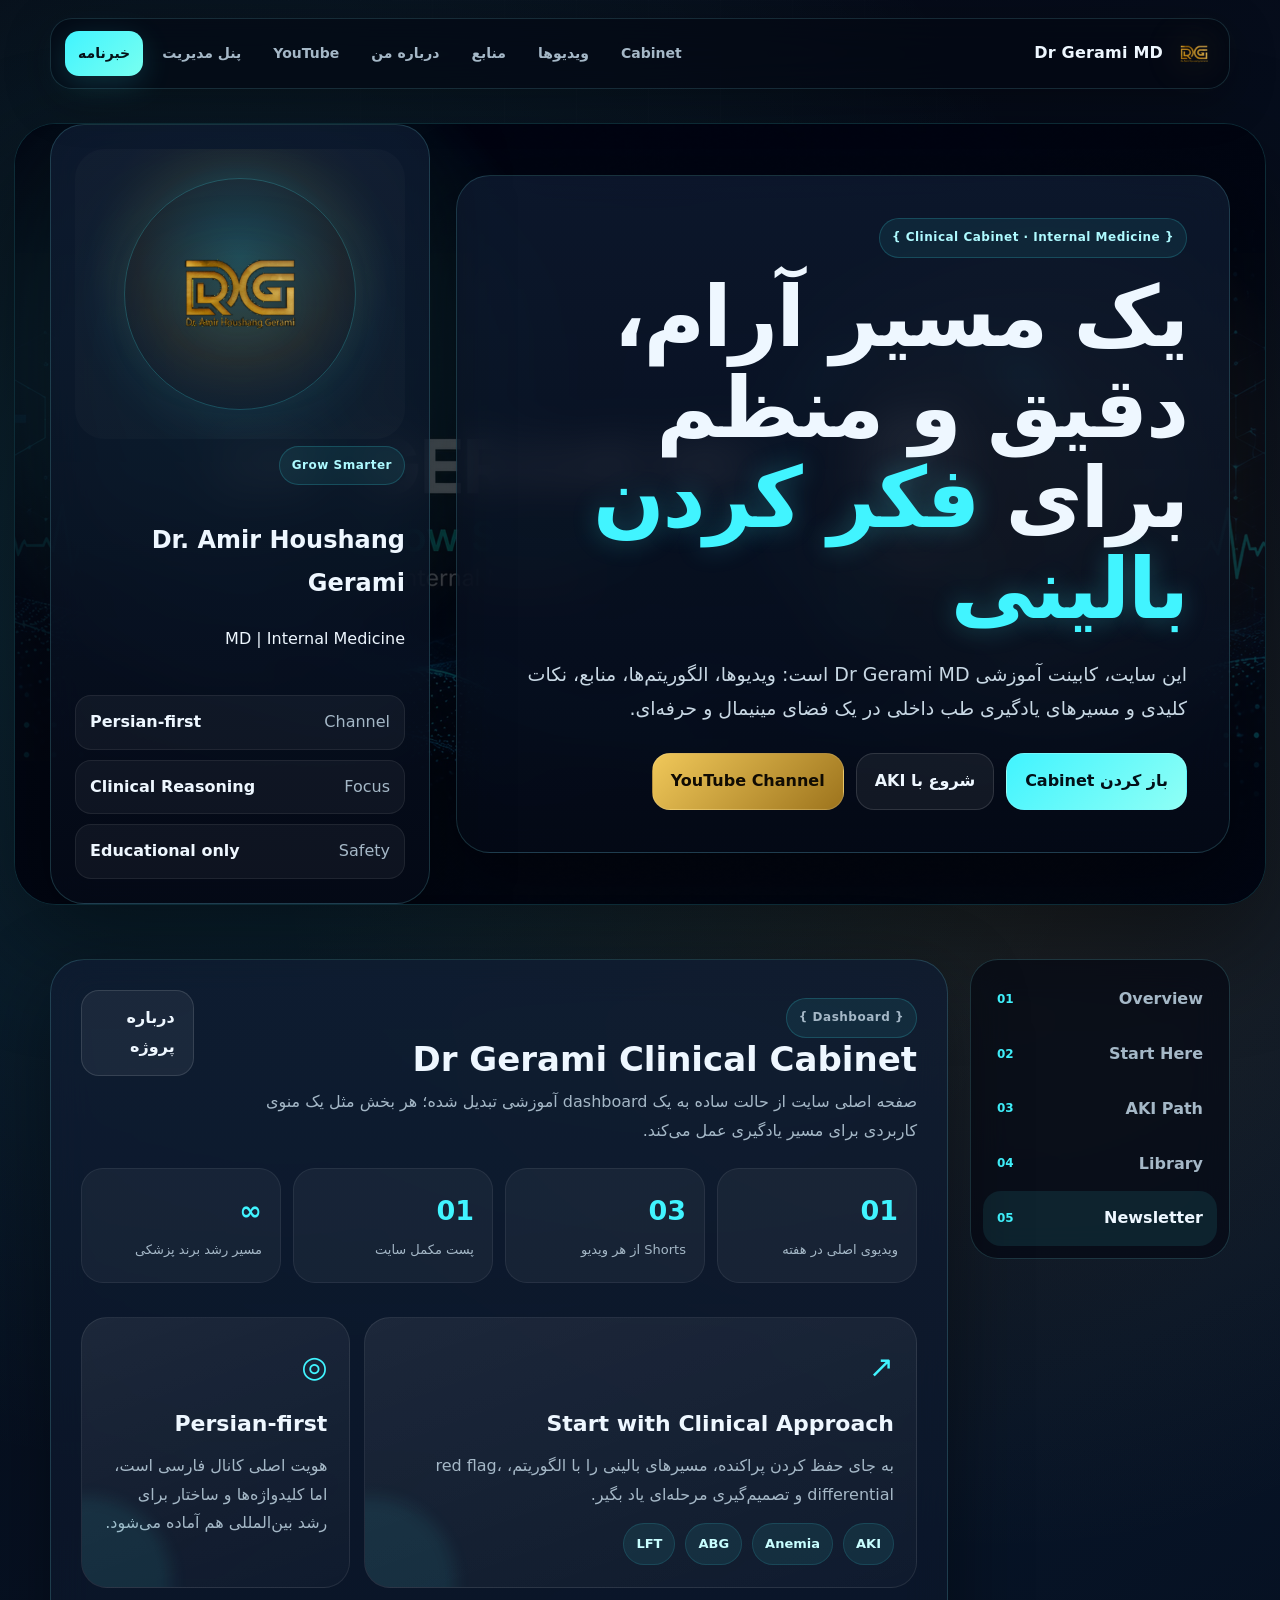
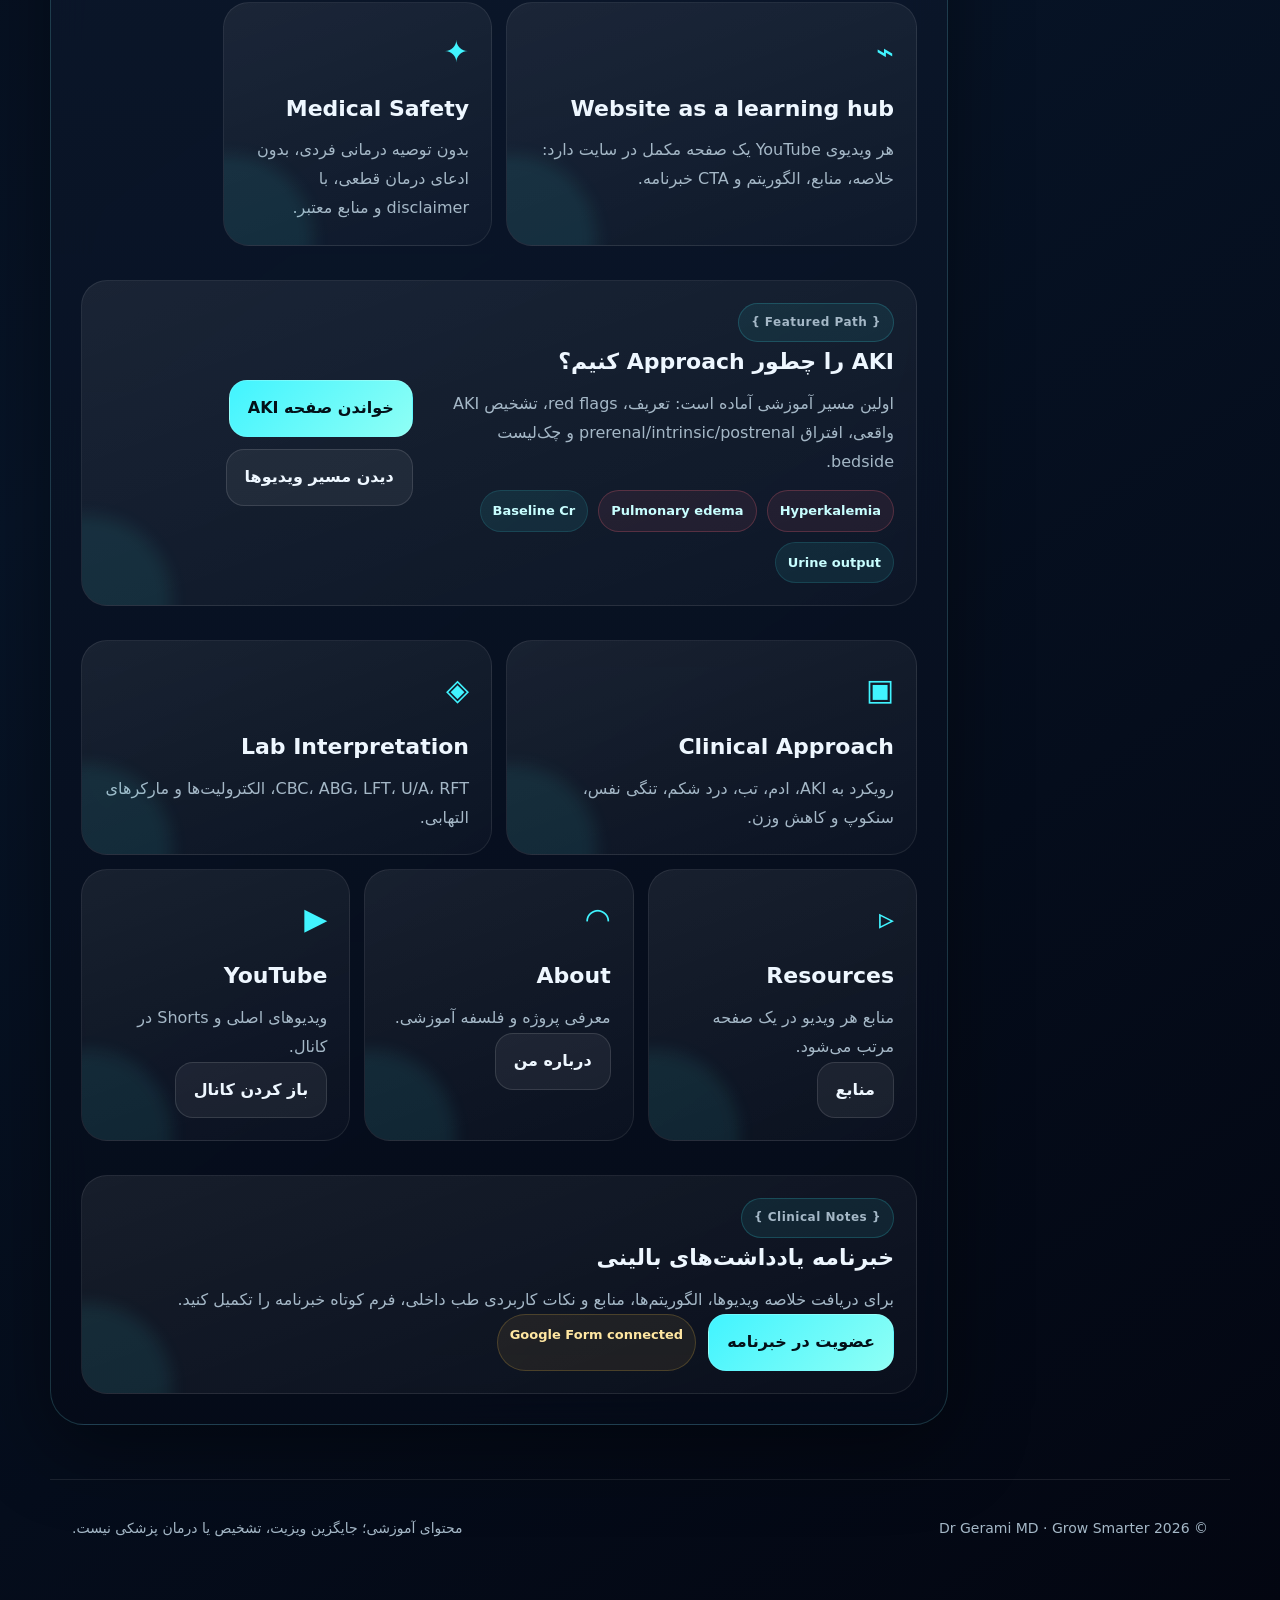
<file: index.html>
<!doctype html>
<html lang="fa" dir="rtl">
<head>
  <meta charset="utf-8" />
  <meta name="viewport" content="width=device-width, initial-scale=1" />
  <title>Dr Gerami MD | Clinical Cabinet</title>
  <meta name="description" content="Clinical Cabinet دکتر امیر هوشنگ گرامی؛ مسیر یادگیری طب داخلی، رویکرد بالینی، تفسیر آزمایش و منابع ویدیوهای YouTube." />
  <meta name="theme-color" content="#050712" />
  <meta property="og:title" content="Dr Gerami MD | Clinical Cabinet" />
  <meta property="og:description" content="Grow Smarter — Internal Medicine, clinical reasoning, lab interpretation and case-based learning." />
  <meta property="og:image" content="assets/youtube-banner-reference.jpg" />
  <link rel="icon" href="assets/dg-logo-transparent.png" />
  <link rel="stylesheet" href="styles.css" />
  <link rel="stylesheet" href="theme-overrides.css" />
</head>
<body>
<header class="site-header">
  <a class="brand" href="index.html"><img src="assets/dg-logo-transparent.png" alt="DG logo"><span>Dr Gerami MD</span></a>
  <button class="menu-toggle" aria-label="Open menu">☰</button>
  <nav class="nav">
    <a href="#cabinet">Cabinet</a>
    <a href="videos.html">ویدیوها</a>
    <a href="resources.html">منابع</a>
    <a href="about.html">درباره من</a>
    <a href="https://www.youtube.com/@Dr.Gerami" target="_blank" rel="noopener">YouTube</a>
    <a href="admin.html">پنل مدیریت</a><a class="nav-cta" href="https://docs.google.com/forms/d/e/1FAIpQLSdFDiut5ZCnlZn4tvwYeFwi9pF-mJa0X8RUjMW7Fgb66dRVoA/viewform?usp=publish-editor" target="_blank" rel="noopener">خبرنامه</a>
  </nav>
</header>

<main>
  <section class="hero">
    <div class="hero-inner">
      <div class="hero-copy glass">
        <p class="eyebrow">{ Clinical Cabinet · Internal Medicine }</p>
        <h1>یک مسیر آرام، دقیق و منظم برای <span>فکر کردن بالینی</span></h1>
        <p class="lead">این سایت، کابینت آموزشی Dr Gerami MD است: ویدیوها، الگوریتم‌ها، منابع، نکات کلیدی و مسیرهای یادگیری طب داخلی در یک فضای مینیمال و حرفه‌ای.</p>
        <div class="actions">
          <a class="btn primary" href="#cabinet">باز کردن Cabinet</a>
          <a class="btn secondary" href="posts/aki-approach.html">شروع با AKI</a>
          <a class="btn gold" href="https://www.youtube.com/@Dr.Gerami" target="_blank" rel="noopener">YouTube Channel</a>
        </div>
      </div>
      <aside class="hero-card glass">
        <div class="doctor-orb"><img src="assets/dg-logo-transparent.png" alt="DG logo"></div>
        <div>
          <p class="eyebrow">Grow Smarter</p>
          <h2>Dr. Amir Houshang Gerami</h2>
          <p>MD | Internal Medicine</p>
        </div>
        <div class="status-list">
          <div><span>Channel</span><strong>Persian-first</strong></div>
          <div><span>Focus</span><strong>Clinical Reasoning</strong></div>
          <div><span>Safety</span><strong>Educational only</strong></div>
        </div>
      </aside>
    </div>
  </section>

  <section id="cabinet" class="cabinet">
    <nav class="cabinet-menu" aria-label="Clinical Cabinet menu">
      <a class="active" href="#overview">Overview <span>01</span></a>
      <a href="#start">Start Here <span>02</span></a>
      <a href="#aki">AKI Path <span>03</span></a>
      <a href="#library">Library <span>04</span></a>
      <a href="#newsletter">Newsletter <span>05</span></a>
    </nav>

    <div class="cabinet-panel glass">
      <section id="overview" data-section>
        <div class="cabinet-head">
          <div><p class="eyebrow">{ Dashboard }</p><h2>Dr Gerami Clinical Cabinet</h2><p>صفحه اصلی سایت از حالت ساده به یک dashboard آموزشی تبدیل شده؛ هر بخش مثل یک منوی کاربردی برای مسیر یادگیری عمل می‌کند.</p></div>
          <a class="btn secondary" href="about.html">درباره پروژه</a>
        </div>
        <div class="metric">
          <article><strong>01</strong><span>ویدیوی اصلی در هفته</span></article>
          <article><strong>03</strong><span>Shorts از هر ویدیو</span></article>
          <article><strong>01</strong><span>پست مکمل سایت</span></article>
          <article><strong>∞</strong><span>مسیر رشد برند پزشکی</span></article>
        </div>
      </section>

      <section id="start" data-section style="margin-top:34px">
        <div class="bento">
          <article class="tile large"><div class="icon">↗</div><h3>Start with Clinical Approach</h3><p>به جای حفظ کردن پراکنده، مسیرهای بالینی را با الگوریتم، red flag، differential و تصمیم‌گیری مرحله‌ای یاد بگیر.</p><div class="flow"><span class="chip">AKI</span><span class="chip">Anemia</span><span class="chip">ABG</span><span class="chip">LFT</span></div></article>
          <article class="tile small"><div class="icon">◎</div><h3>Persian-first</h3><p>هویت اصلی کانال فارسی است، اما کلیدواژه‌ها و ساختار برای رشد بین‌المللی هم آماده می‌شود.</p></article>
          <article class="tile wide"><div class="icon">⌁</div><h3>Website as a learning hub</h3><p>هر ویدیوی YouTube یک صفحه مکمل در سایت دارد: خلاصه، منابع، الگوریتم و CTA خبرنامه.</p></article>
          <article class="tile small"><div class="icon">✦</div><h3>Medical Safety</h3><p>بدون توصیه درمانی فردی، بدون ادعای درمان قطعی، با disclaimer و منابع معتبر.</p></article>
        </div>
      </section>

      <section id="aki" data-section style="margin-top:34px">
        <div class="post-card tile full">
          <div>
            <p class="eyebrow">{ Featured Path }</p>
            <h3>AKI را چطور Approach کنیم؟</h3>
            <p>اولین مسیر آموزشی آماده است: تعریف، red flags، تشخیص AKI واقعی، افتراق prerenal/intrinsic/postrenal و چک‌لیست bedside.</p>
            <div class="flow"><span class="chip warning">Hyperkalemia</span><span class="chip warning">Pulmonary edema</span><span class="chip">Baseline Cr</span><span class="chip">Urine output</span></div>
          </div>
          <div class="actions"><a class="btn primary" href="posts/aki-approach.html">خواندن صفحه AKI</a><a class="btn secondary" href="videos.html">دیدن مسیر ویدیوها</a></div>
        </div>
      </section>

      <section id="library" data-section style="margin-top:34px">
        <div class="bento">
          <article class="tile wide"><div class="icon">▣</div><h3>Clinical Approach</h3><p>رویکرد به AKI، ادم، تب، درد شکم، تنگی نفس، سنکوپ و کاهش وزن.</p></article>
          <article class="tile wide"><div class="icon">◈</div><h3>Lab Interpretation</h3><p>CBC، ABG، LFT، U/A، RFT، الکترولیت‌ها و مارکرهای التهابی.</p></article>
          <article class="tile small"><div class="icon">▹</div><h3>Resources</h3><p>منابع هر ویدیو در یک صفحه مرتب می‌شود.</p><a class="btn secondary" href="resources.html">منابع</a></article>
          <article class="tile small"><div class="icon">◠</div><h3>About</h3><p>معرفی پروژه و فلسفه آموزشی.</p><a class="btn secondary" href="about.html">درباره من</a></article>
          <article class="tile small"><div class="icon">▶</div><h3>YouTube</h3><p>ویدیوهای اصلی و Shorts در کانال.</p><a class="btn secondary" href="https://www.youtube.com/@Dr.Gerami" target="_blank" rel="noopener">باز کردن کانال</a></article>
        </div>
      </section>

      <section id="newsletter" data-section style="margin-top:34px">
        <div class="tile full">
          <p class="eyebrow">{ Clinical Notes }</p>
          <h3>خبرنامه یادداشت‌های بالینی</h3>
          <p>برای دریافت خلاصه ویدیوها، الگوریتم‌ها، منابع و نکات کاربردی طب داخلی، فرم کوتاه خبرنامه را تکمیل کنید.</p>
          <div class="actions"><a class="btn primary" href="https://docs.google.com/forms/d/e/1FAIpQLSdFDiut5ZCnlZn4tvwYeFwi9pF-mJa0X8RUjMW7Fgb66dRVoA/viewform?usp=publish-editor" target="_blank" rel="noopener">عضویت در خبرنامه</a><span class="chip goldish">Google Form connected</span></div>
        </div>
      </section>
    </div>
  </section>
</main>

<footer class="site-footer">
  <p>© <span id="year"></span> Dr Gerami MD · Grow Smarter</p>
  <p>محتوای آموزشی؛ جایگزین ویزیت، تشخیص یا درمان پزشکی نیست.</p>
</footer>
<script src="script.js"></script>
</body>
</html>
</file>
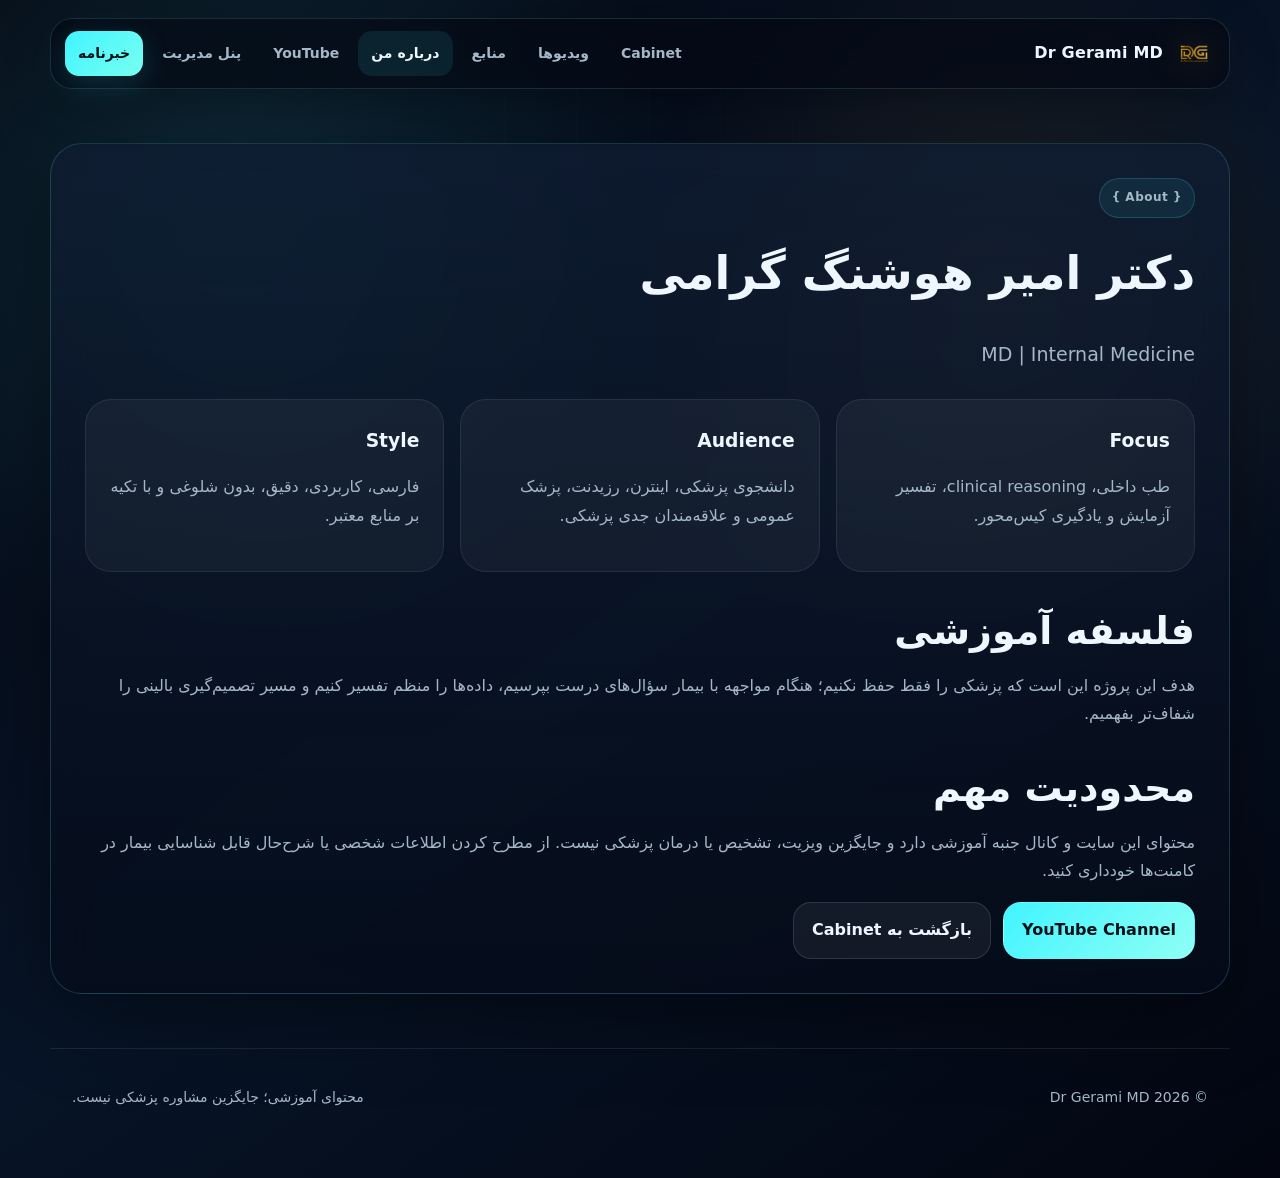
<file: about.html>
<!doctype html><html lang="fa" dir="rtl"><head><meta charset="utf-8"><meta name="viewport" content="width=device-width, initial-scale=1"><title>درباره من | Dr Gerami MD</title><meta name="description" content="درباره دکتر امیر هوشنگ گرامی و پروژه آموزشی Dr Gerami MD."><link rel="icon" href="assets/dg-logo-transparent.png"><link rel="stylesheet" href="styles.css"><link rel="stylesheet" href="theme-overrides.css" /></head><body><header class="site-header"><a class="brand" href="index.html"><img src="assets/dg-logo-transparent.png" alt="logo"><span>Dr Gerami MD</span></a><button class="menu-toggle" aria-label="Open menu">☰</button><nav class="nav"><a href="index.html#cabinet">Cabinet</a><a href="videos.html">ویدیوها</a><a href="resources.html">منابع</a><a class="active" href="about.html">درباره من</a><a href="https://www.youtube.com/@Dr.Gerami" target="_blank" rel="noopener">YouTube</a><a href="admin.html">پنل مدیریت</a><a class="nav-cta" href="https://docs.google.com/forms/d/e/1FAIpQLSdFDiut5ZCnlZn4tvwYeFwi9pF-mJa0X8RUjMW7Fgb66dRVoA/viewform?usp=publish-editor" target="_blank" rel="noopener">خبرنامه</a></nav></header><main><section class="section article glass"><p class="eyebrow">{ About }</p><h1>دکتر امیر هوشنگ گرامی</h1><p class="lead">MD | Internal Medicine</p><div class="grid-3"><article class="simple-card"><h3>Focus</h3><p>طب داخلی، clinical reasoning، تفسیر آزمایش و یادگیری کیس‌محور.</p></article><article class="simple-card"><h3>Audience</h3><p>دانشجوی پزشکی، اینترن، رزیدنت، پزشک عمومی و علاقه‌مندان جدی پزشکی.</p></article><article class="simple-card"><h3>Style</h3><p>فارسی، کاربردی، دقیق، بدون شلوغی و با تکیه بر منابع معتبر.</p></article></div><h2>فلسفه آموزشی</h2><p>هدف این پروژه این است که پزشکی را فقط حفظ نکنیم؛ هنگام مواجهه با بیمار سؤال‌های درست بپرسیم، داده‌ها را منظم تفسیر کنیم و مسیر تصمیم‌گیری بالینی را شفاف‌تر بفهمیم.</p><h2>محدودیت مهم</h2><p>محتوای این سایت و کانال جنبه آموزشی دارد و جایگزین ویزیت، تشخیص یا درمان پزشکی نیست. از مطرح کردن اطلاعات شخصی یا شرح‌حال قابل شناسایی بیمار در کامنت‌ها خودداری کنید.</p><div class="actions"><a class="btn primary" href="https://www.youtube.com/@Dr.Gerami" target="_blank" rel="noopener">YouTube Channel</a><a class="btn secondary" href="index.html#cabinet">بازگشت به Cabinet</a></div></section></main><footer class="site-footer"><p>© <span id="year"></span> Dr Gerami MD</p><p>محتوای آموزشی؛ جایگزین مشاوره پزشکی نیست.</p></footer><script src="script.js"></script></body></html>
</file>
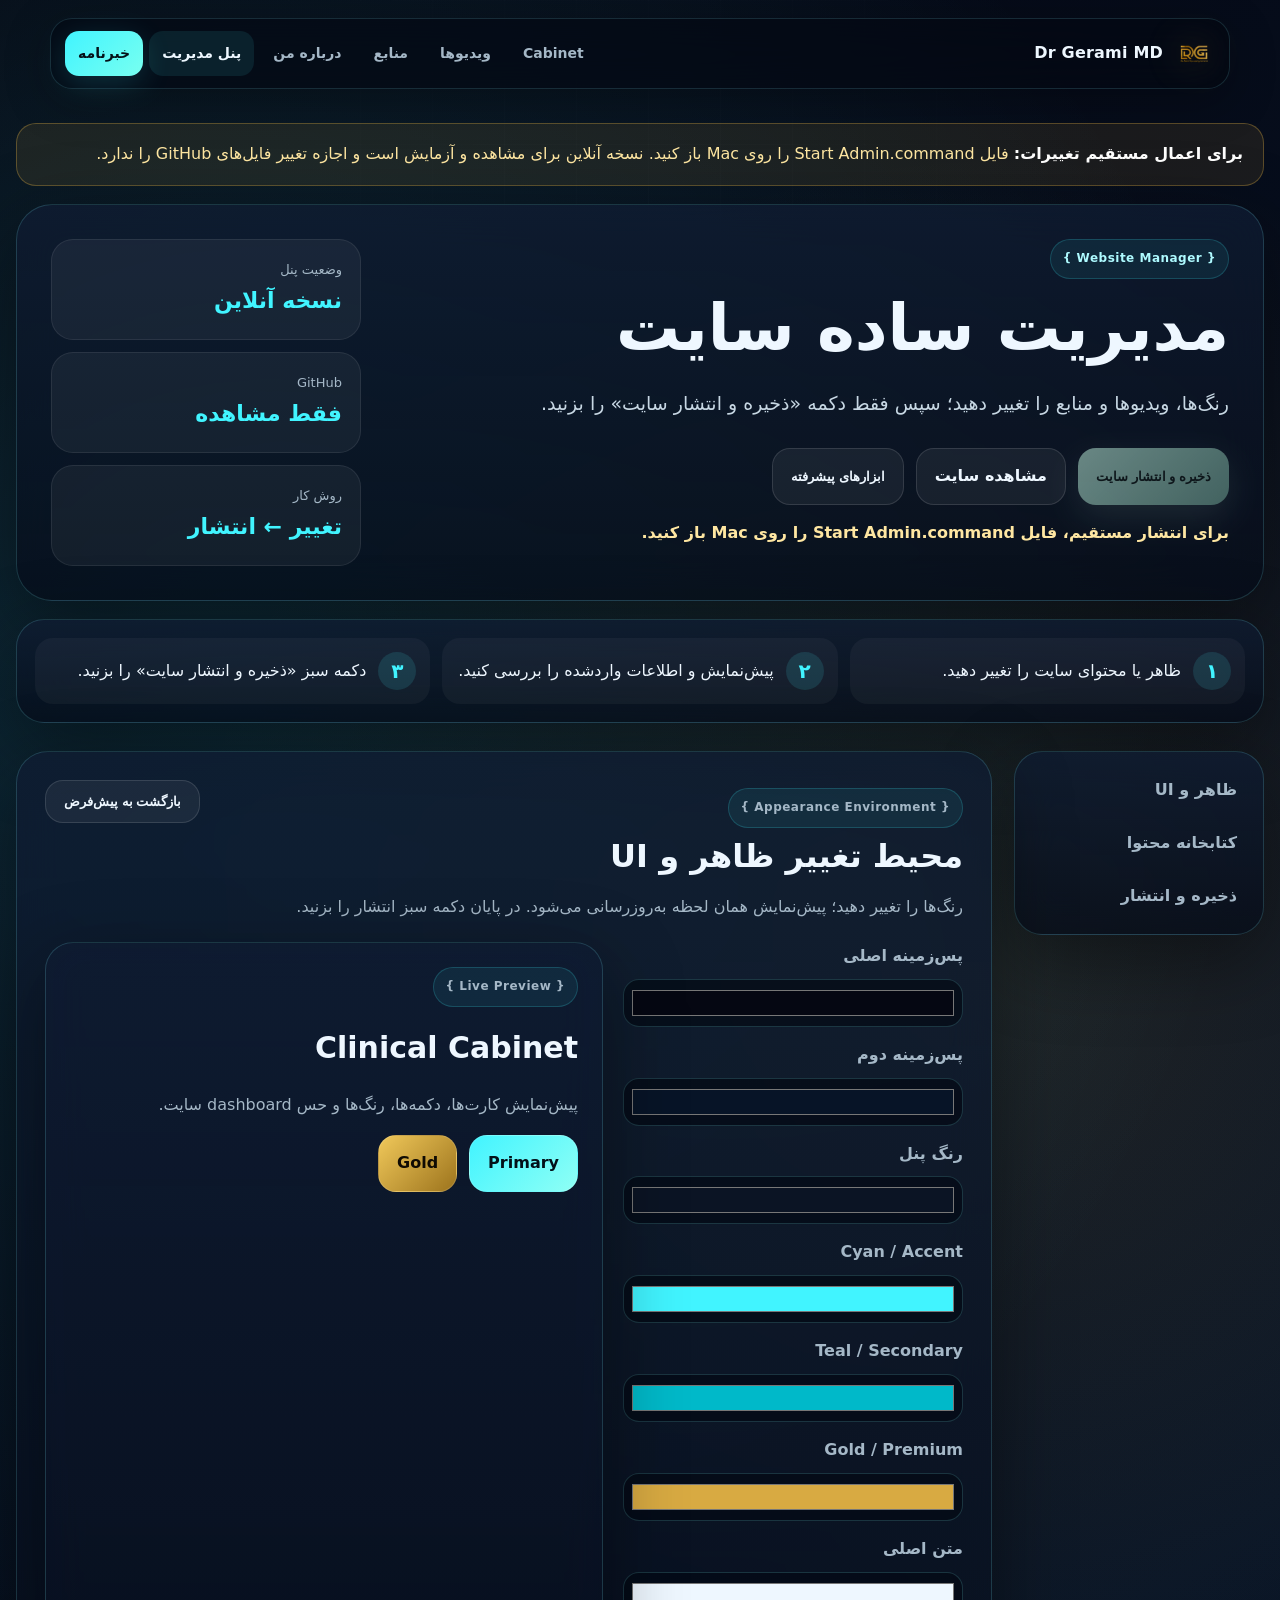
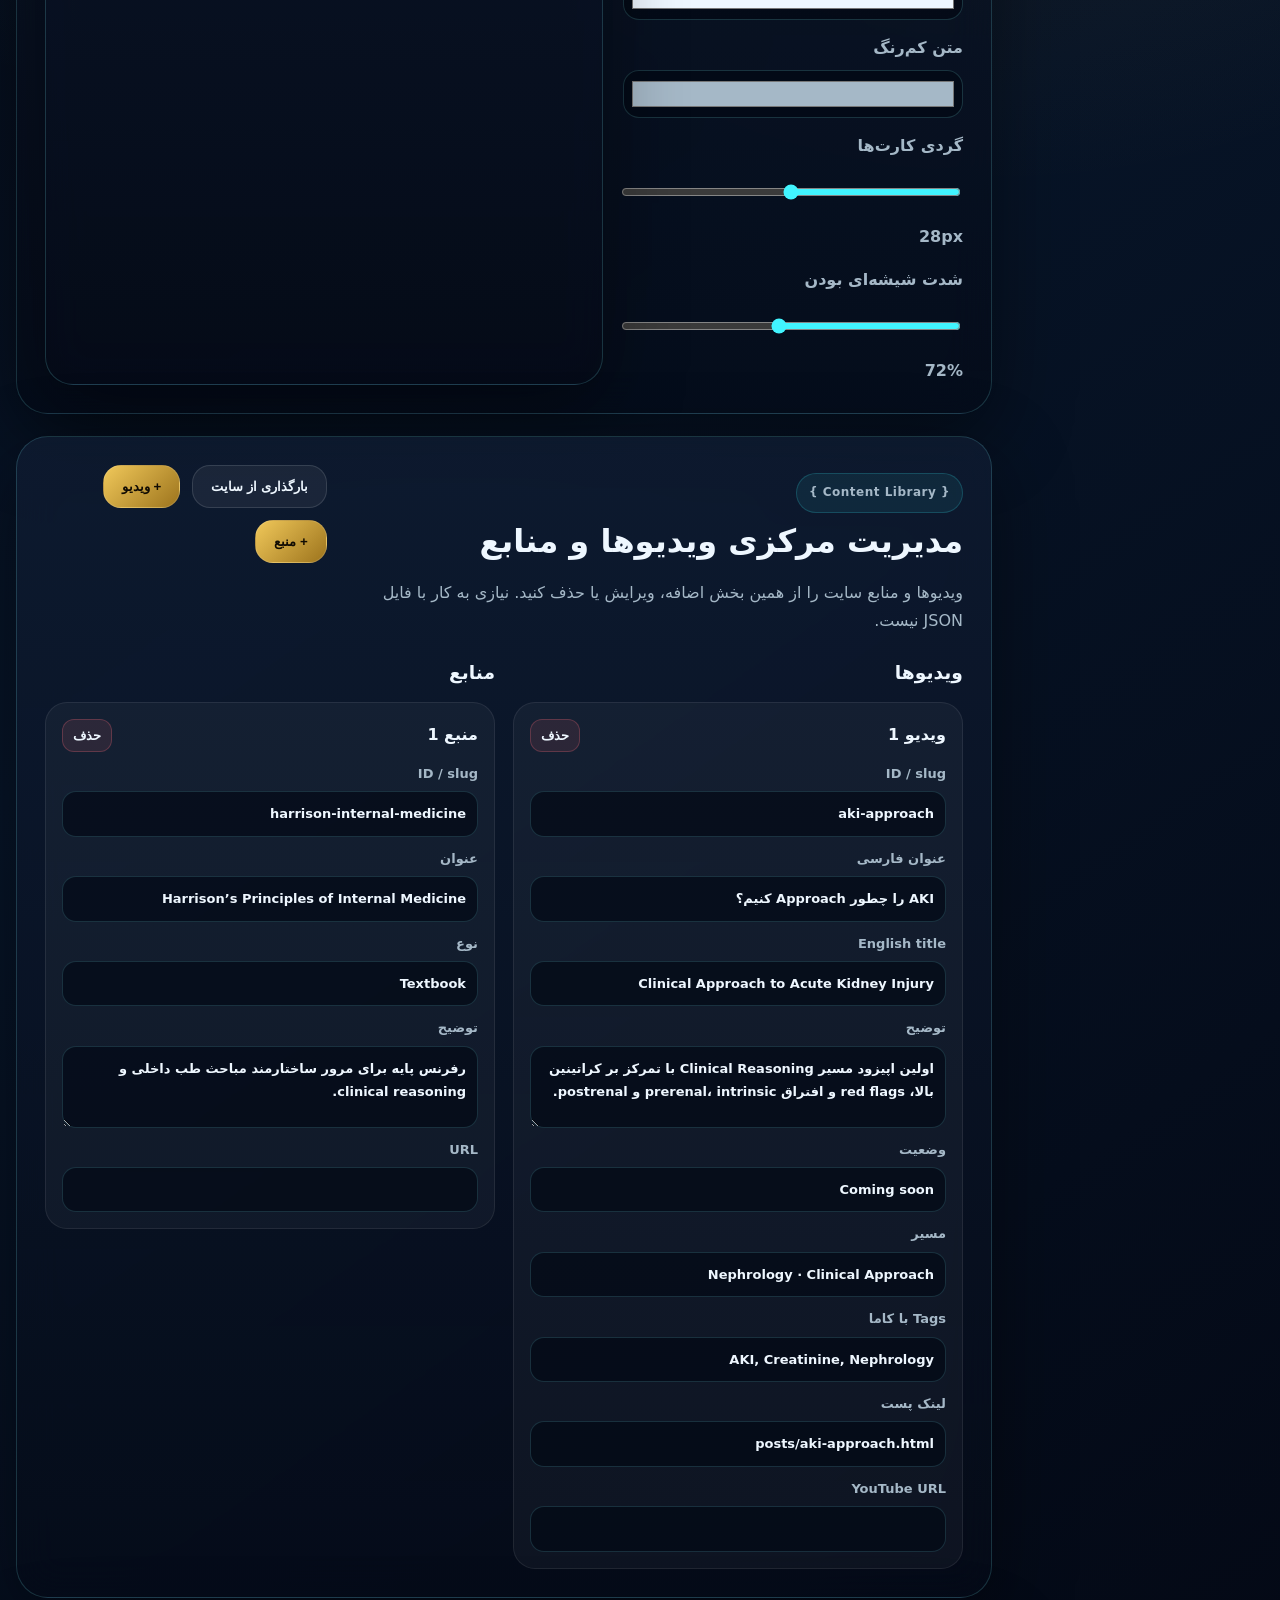
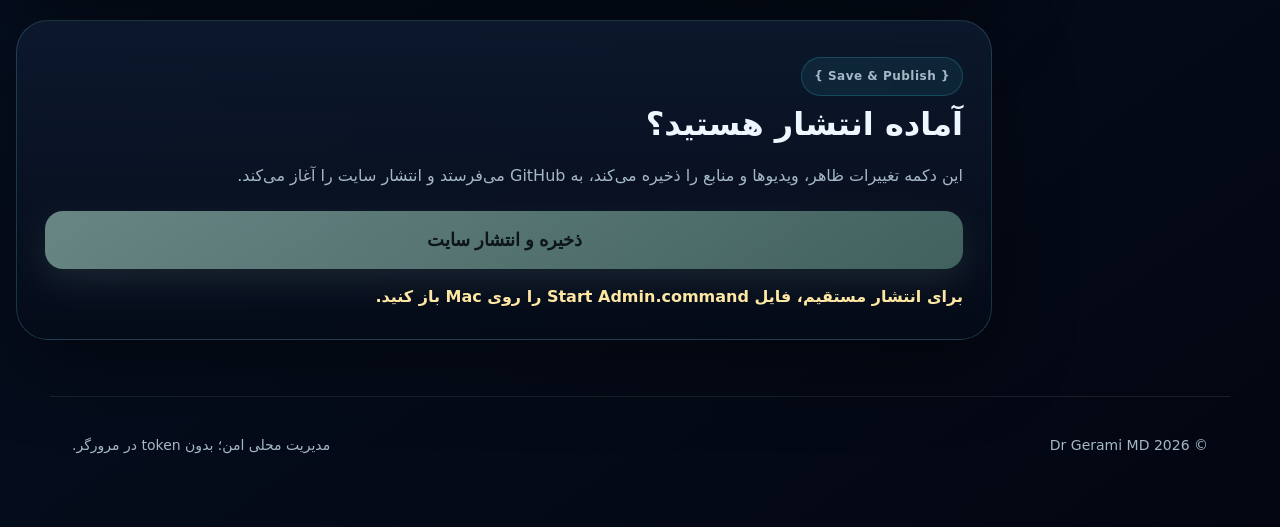
<file: admin.html>
<!doctype html>
<html lang="fa" dir="rtl">
<head>
  <meta charset="utf-8" />
  <meta name="viewport" content="width=device-width, initial-scale=1" />
  <title>پنل مدیریت | Dr Gerami MD</title>
  <meta name="description" content="پنل مدیریت استاتیک برای ساخت پست، کارت ویدیو، کارت منابع و تنظیم ظاهر سایت Dr Gerami MD." />
  <meta name="robots" content="noindex,nofollow" />
  <meta name="theme-color" content="#050712" />
  <link rel="icon" href="assets/dg-logo-transparent.png" />
  <link rel="stylesheet" href="styles.css" />
  <link rel="stylesheet" href="theme-overrides.css" />
</head>
<body class="admin-body">
<header class="site-header">
  <a class="brand" href="index.html"><img src="assets/dg-logo-transparent.png" alt="DG logo"><span>Dr Gerami MD</span></a>
  <button class="menu-toggle" aria-label="Open menu">☰</button>
  <nav class="nav">
    <a href="index.html#cabinet">Cabinet</a>
    <a href="videos.html">ویدیوها</a>
    <a href="resources.html">منابع</a>
    <a href="about.html">درباره من</a>
    <a class="active" href="admin.html">پنل مدیریت</a>
    <a class="nav-cta" href="https://docs.google.com/forms/d/e/1FAIpQLSdFDiut5ZCnlZn4tvwYeFwi9pF-mJa0X8RUjMW7Fgb66dRVoA/viewform?usp=publish-editor" target="_blank" rel="noopener">خبرنامه</a>
  </nav>
</header>

<main class="admin-shell">
  <section class="admin-mode-notice" data-admin-mode-notice>
    <strong>برای اعمال مستقیم تغییرات:</strong>
    فایل <span class="ltr">Start Admin.command</span> را روی Mac باز کنید. نسخه آنلاین برای مشاهده و آزمایش است و اجازه تغییر فایل‌های GitHub را ندارد.
  </section>

  <section class="admin-hero glass">
    <div>
      <p class="eyebrow">{ Website Manager }</p>
      <h1>مدیریت ساده سایت</h1>
      <p class="lead">رنگ‌ها، ویدیوها و منابع را تغییر دهید؛ سپس فقط دکمه «ذخیره و انتشار سایت» را بزنید.</p>
      <div class="actions">
        <button class="btn publish-button" type="button" data-action="publish-site" disabled>ذخیره و انتشار سایت</button>
        <a class="btn secondary" href="index.html" target="_blank">مشاهده سایت</a>
        <button class="btn secondary" type="button" data-action="toggle-advanced">ابزارهای پیشرفته</button>
      </div>
      <p class="publish-message" data-publish-message>در حال بررسی اتصال پنل...</p>
    </div>
    <aside class="admin-status">
      <div><span>وضعیت پنل</span><strong data-manager-status>در حال بررسی</strong></div>
      <div><span>GitHub</span><strong data-github-status>در حال بررسی</strong></div>
      <div><span>روش کار</span><strong>تغییر ← انتشار</strong></div>
    </aside>
  </section>

  <section class="admin-steps glass">
    <article><strong>۱</strong><span>ظاهر یا محتوای سایت را تغییر دهید.</span></article>
    <article><strong>۲</strong><span>پیش‌نمایش و اطلاعات واردشده را بررسی کنید.</span></article>
    <article><strong>۳</strong><span>دکمه سبز «ذخیره و انتشار سایت» را بزنید.</span></article>
  </section>

  <section class="admin-grid">
    <aside class="admin-sidebar glass" aria-label="Admin sections">
      <a href="#theme-lab">ظاهر و UI</a>
      <a href="#content-library">کتابخانه محتوا</a>
      <a class="advanced-nav" href="#post-builder">ساخت پست</a>
      <a class="advanced-nav" href="#shorts-builder">Shorts Pack</a>
      <a href="#publishing">ذخیره و انتشار</a>
    </aside>

    <div class="admin-main">
      <section id="theme-lab" class="admin-panel glass">
        <div class="admin-panel-head">
          <div>
            <p class="eyebrow">{ Appearance Environment }</p>
            <h2>محیط تغییر ظاهر و UI</h2>
            <p>رنگ‌ها را تغییر دهید؛ پیش‌نمایش همان لحظه به‌روزرسانی می‌شود. در پایان دکمه سبز انتشار را بزنید.</p>
          </div>
          <button class="btn secondary" type="button" data-action="reset-theme">بازگشت به پیش‌فرض</button>
        </div>

        <div class="theme-lab-layout">
          <form class="admin-form" id="themeForm">
            <label>پس‌زمینه اصلی <input type="color" name="bg" value="#050712"></label>
            <label>پس‌زمینه دوم <input type="color" name="bg2" value="#071427"></label>
            <label>رنگ پنل <input type="color" name="panelColor" value="#0b1424"></label>
            <label>Cyan / Accent <input type="color" name="cyan" value="#41f4ff"></label>
            <label>Teal / Secondary <input type="color" name="cyan2" value="#00b9c9"></label>
            <label>Gold / Premium <input type="color" name="gold" value="#d8aa42"></label>
            <label>متن اصلی <input type="color" name="text" value="#eef7ff"></label>
            <label>متن کم‌رنگ <input type="color" name="muted" value="#a5b8c7"></label>
            <label>گردی کارت‌ها <input type="range" name="radius" min="14" max="42" value="28"><span data-live="radius">28px</span></label>
            <label>شدت شیشه‌ای بودن <input type="range" name="panelOpacity" min="45" max="95" value="72"><span data-live="panelOpacity">72%</span></label>
          </form>

          <div class="theme-preview">
            <article class="preview-card glass">
              <p class="eyebrow">{ Live Preview }</p>
              <h3>Clinical Cabinet</h3>
              <p>پیش‌نمایش کارت‌ها، دکمه‌ها، رنگ‌ها و حس dashboard سایت.</p>
              <div class="actions"><span class="btn primary">Primary</span><span class="btn gold">Gold</span></div>
            </article>
            <div class="output-box advanced-output">
              <div class="output-actions">
                <strong>theme-overrides.css</strong>
                <button type="button" data-copy-target="themeOutput">Copy</button>
                <button type="button" data-download-target="themeOutput" data-filename="theme-overrides.css">Download</button>
              </div>
              <textarea id="themeOutput" spellcheck="false"></textarea>
            </div>
          </div>
        </div>
      </section>


      <section id="content-library" class="admin-panel glass">
        <div class="admin-panel-head">
          <div>
            <p class="eyebrow">{ Content Library }</p>
            <h2>مدیریت مرکزی ویدیوها و منابع</h2>
            <p>ویدیوها و منابع سایت را از همین بخش اضافه، ویرایش یا حذف کنید. نیازی به کار با فایل JSON نیست.</p>
          </div>
          <div class="actions">
            <button class="btn secondary" type="button" data-action="load-content-json">بارگذاری از سایت</button>
            <button class="btn gold" type="button" data-action="add-video-row">+ ویدیو</button>
            <button class="btn gold" type="button" data-action="add-resource-row">+ منبع</button>
          </div>
        </div>

        <div class="library-manager">
          <div>
            <h3>ویدیوها</h3>
            <div class="library-list" data-library-list="videos"></div>
          </div>
          <div>
            <h3>منابع</h3>
            <div class="library-list" data-library-list="resources"></div>
          </div>
        </div>

        <div class="output-box advanced-output">
          <div class="output-actions">
            <strong>data/site-content.json</strong>
            <button type="button" data-copy-target="contentJsonOutput">Copy</button>
            <button type="button" data-download-target="contentJsonOutput" data-filename="site-content.json">Download</button>
          </div>
          <textarea id="contentJsonOutput" spellcheck="false"></textarea>
        </div>
      </section>

      <section id="post-builder" class="admin-panel glass advanced-tool">
        <div class="admin-panel-head">
          <div>
            <p class="eyebrow">{ Post Builder }</p>
            <h2>ساخت صفحه پست آموزشی</h2>
            <p>اطلاعات ویدیو را وارد کنید تا یک فایل HTML کامل و امن برای بخش `posts/` ساخته شود.</p>
          </div>
        </div>
        <form class="admin-form two-col" id="postForm">
          <label>عنوان فارسی <input name="titleFa" value="رویکرد بالینی به AKI"></label>
          <label>English / SEO title <input name="titleEn" value="Clinical Approach to AKI"></label>
          <label>Slug انگلیسی <input name="slug" value="aki-approach"></label>
          <label>YouTube URL <input name="youtubeUrl" placeholder="https://www.youtube.com/watch?v=..."></label>
          <label>توضیح کوتاه <textarea name="summary">یک چارچوب ساده، ایمن و بالینی برای برخورد با Acute Kidney Injury.</textarea></label>
          <label>نکات کلیدی <textarea name="keyPoints">آیا بیمار red flag دارد؟
آیا واقعاً AKI است؟
Prerenal، intrinsic یا postrenal؟</textarea></label>
          <label>منابع <textarea name="references">KDIGO Clinical Practice Guideline for Acute Kidney Injury
Harrison’s Principles of Internal Medicine
BMJ Best Practice</textarea></label>
          <label>پست‌های مرتبط <textarea name="related">Anemia از CBC تا تشخیص
ABG بدون ترس
Hyponatremia ساده و کاربردی</textarea></label>
        </form>
        <div class="output-box">
          <div class="output-actions">
            <strong>posts/<span data-post-filename>aki-approach.html</span></strong>
            <button type="button" data-copy-target="postOutput">Copy</button>
            <button type="button" data-download-target="postOutput" data-filename-from="post">Download</button>
          </div>
          <textarea id="postOutput" spellcheck="false"></textarea>
        </div>
      </section>

      <section id="video-card-builder" class="admin-panel glass advanced-tool">
        <div class="admin-panel-head"><div><p class="eyebrow">{ Video Card }</p><h2>کارت ویدیو برای `videos.html`</h2></div></div>
        <form class="admin-form two-col" id="videoForm">
          <label>عنوان <input name="title" value="AKI را چطور Approach کنیم؟"></label>
          <label>لینک پست <input name="postUrl" value="posts/aki-approach.html"></label>
          <label>وضعیت <select name="status"><option>Published</option><option selected>Coming soon</option><option>Draft</option></select></label>
          <label>مسیر یادگیری <input name="path" value="Nephrology · Clinical Approach"></label>
          <label>توضیح <textarea name="description">اولین اپیزود مسیر Clinical Reasoning با تمرکز بر کراتینین بالا و AKI.</textarea></label>
        </form>
        <div class="output-box compact"><div class="output-actions"><strong>Video card snippet</strong><button type="button" data-copy-target="videoOutput">Copy</button></div><textarea id="videoOutput" spellcheck="false"></textarea></div>
      </section>

      <section id="resource-builder" class="admin-panel glass advanced-tool">
        <div class="admin-panel-head"><div><p class="eyebrow">{ Resource Card }</p><h2>کارت منبع برای `resources.html`</h2></div></div>
        <form class="admin-form two-col" id="resourceForm">
          <label>عنوان منبع <input name="title" value="KDIGO AKI Guideline"></label>
          <label>نوع منبع <input name="type" value="Guideline"></label>
          <label>لینک <input name="url" placeholder="https://..."></label>
          <label>توضیح <textarea name="description">رفرنس اصلی برای تعریف، staging و approach به Acute Kidney Injury.</textarea></label>
        </form>
        <div class="output-box compact"><div class="output-actions"><strong>Resource card snippet</strong><button type="button" data-copy-target="resourceOutput">Copy</button></div><textarea id="resourceOutput" spellcheck="false"></textarea></div>
      </section>

      <section id="shorts-builder" class="admin-panel glass advanced-tool">
        <div class="admin-panel-head"><div><p class="eyebrow">{ Shorts Pack }</p><h2>تولید ایده Shorts از یک ویدیو</h2></div></div>
        <form class="admin-form two-col" id="shortsForm">
          <label>موضوع ویدیو <input name="topic" value="AKI Approach"></label>
          <label>Hook اصلی <textarea name="hook">وقتی کراتینین بالا می‌رود، فقط به عدد نگاه نکن.</textarea></label>
          <label>۳ نکته مهم <textarea name="points">Red flags را اول رد کن
Baseline creatinine را پیدا کن
Postrenal را فراموش نکن</textarea></label>
        </form>
        <div class="output-box compact"><div class="output-actions"><strong>Shorts pack draft</strong><button type="button" data-copy-target="shortsOutput">Copy</button></div><textarea id="shortsOutput" spellcheck="false"></textarea></div>
      </section>

      <section id="publishing" class="admin-panel glass">
        <div class="admin-panel-head"><div><p class="eyebrow">{ Save & Publish }</p><h2>آماده انتشار هستید؟</h2><p>این دکمه تغییرات ظاهر، ویدیوها و منابع را ذخیره می‌کند، به GitHub می‌فرستد و انتشار سایت را آغاز می‌کند.</p></div></div>
        <button class="btn publish-button publish-button-large" type="button" data-action="publish-site" disabled>ذخیره و انتشار سایت</button>
        <p class="publish-message" data-publish-message>در حال بررسی اتصال پنل...</p>
      </section>
    </div>
  </section>
</main>

<footer class="site-footer"><p>© <span id="year"></span> Dr Gerami MD</p><p>مدیریت محلی امن؛ بدون token در مرورگر.</p></footer>
<script src="script.js"></script>
<script>
(function(){
  const $ = (selector, root = document) => root.querySelector(selector);
  const $$ = (selector, root = document) => [...root.querySelectorAll(selector)];
  const escapeHtml = (value = '') => String(value).replace(/[&<>"']/g, char => ({'&':'&amp;','<':'&lt;','>':'&gt;','"':'&quot;',"'":'&#39;'}[char]));
  const lines = value => String(value || '').split('\n').map(item => item.trim()).filter(Boolean);
  const slugify = value => String(value || '').toLowerCase().trim().replace(/[^a-z0-9]+/g,'-').replace(/^-+|-+$/g,'') || 'new-post';
  const toEmbed = url => {
    const raw = String(url || '').trim();
    if(!raw) return '';
    const short = raw.match(/youtu\.be\/([A-Za-z0-9_-]+)/);
    const watch = raw.match(/[?&]v=([A-Za-z0-9_-]+)/);
    const embed = raw.match(/embed\/([A-Za-z0-9_-]+)/);
    const id = short?.[1] || watch?.[1] || embed?.[1];
    return id ? `https://www.youtube.com/embed/${id}` : raw;
  };

  const defaultTheme = {
    bg:'#050712', bg2:'#071427', panelColor:'#0b1424', cyan:'#41f4ff', cyan2:'#00b9c9', gold:'#d8aa42', text:'#eef7ff', muted:'#a5b8c7', radius:'28', panelOpacity:'72'
  };

  const themeForm = $('#themeForm');
  const themeOutput = $('#themeOutput');
  const rgbaFromHex = (hex, alpha) => {
    const clean = hex.replace('#','');
    const bigint = parseInt(clean, 16);
    const red = (bigint >> 16) & 255;
    const green = (bigint >> 8) & 255;
    const blue = bigint & 255;
    return `rgba(${red}, ${green}, ${blue}, ${alpha})`;
  };
  const getTheme = () => Object.fromEntries(new FormData(themeForm).entries());
  const themeCss = theme => `:root {\n  --bg: ${theme.bg};\n  --bg2: ${theme.bg2};\n  --panel: ${rgbaFromHex(theme.panelColor, Number(theme.panelOpacity) / 100)};\n  --panel2: ${rgbaFromHex(theme.panelColor, Math.min(0.96, Number(theme.panelOpacity) / 100 + 0.14))};\n  --cyan: ${theme.cyan};\n  --cyan2: ${theme.cyan2};\n  --gold: ${theme.gold};\n  --text: ${theme.text};\n  --muted: ${theme.muted};\n  --r: ${theme.radius}px;\n}\n\nbody {\n  background: radial-gradient(circle at 18% 18%, color-mix(in srgb, var(--cyan) 14%, transparent), transparent 32%),\n    radial-gradient(circle at 78% 26%, color-mix(in srgb, var(--gold) 12%, transparent), transparent 28%),\n    linear-gradient(145deg, var(--bg), var(--bg2) 52%, #030611);\n}\n`;
  const applyTheme = theme => {
    Object.entries(theme).forEach(([key, value]) => {
      const input = themeForm.elements[key];
      if(input) input.value = value;
    });
    document.documentElement.style.setProperty('--bg', theme.bg);
    document.documentElement.style.setProperty('--bg2', theme.bg2);
    document.documentElement.style.setProperty('--panel', rgbaFromHex(theme.panelColor, Number(theme.panelOpacity) / 100));
    document.documentElement.style.setProperty('--panel2', rgbaFromHex(theme.panelColor, Math.min(0.96, Number(theme.panelOpacity) / 100 + 0.14)));
    document.documentElement.style.setProperty('--cyan', theme.cyan);
    document.documentElement.style.setProperty('--cyan2', theme.cyan2);
    document.documentElement.style.setProperty('--gold', theme.gold);
    document.documentElement.style.setProperty('--text', theme.text);
    document.documentElement.style.setProperty('--muted', theme.muted);
    document.documentElement.style.setProperty('--r', `${theme.radius}px`);
    $('[data-live="radius"]').textContent = `${theme.radius}px`;
    $('[data-live="panelOpacity"]').textContent = `${theme.panelOpacity}%`;
    themeOutput.value = themeCss(theme);
    localStorage.setItem('drGeramiThemeDraft', JSON.stringify(theme));
  };

  if(themeForm){
    const saved = JSON.parse(localStorage.getItem('drGeramiThemeDraft') || 'null');
    applyTheme(saved || defaultTheme);
    themeForm.addEventListener('input', () => applyTheme(getTheme()));
    $('[data-action="reset-theme"]').addEventListener('click', () => applyTheme(defaultTheme));
  }

  const postForm = $('#postForm');
  const postOutput = $('#postOutput');
  const renderPost = () => {
    const data = Object.fromEntries(new FormData(postForm).entries());
    const slug = slugify(data.slug || data.titleEn);
    $('[data-post-filename]').textContent = `${slug}.html`;
    const embedUrl = toEmbed(data.youtubeUrl);
    const keyPoints = lines(data.keyPoints).map(item => `<li>${escapeHtml(item)}</li>`).join('\n          ');
    const references = lines(data.references).map(item => `<li>${escapeHtml(item)}</li>`).join('\n          ');
    const related = lines(data.related).map(item => `<span class="chip">${escapeHtml(item)}</span>`).join('\n          ');
    postOutput.value = `<!doctype html>\n<html lang="fa" dir="rtl">\n<head>\n  <meta charset="utf-8" />\n  <meta name="viewport" content="width=device-width, initial-scale=1" />\n  <title>${escapeHtml(data.titleFa)} | Dr Gerami MD</title>\n  <meta name="description" content="${escapeHtml(data.summary)}" />\n  <link rel="icon" href="../assets/dg-logo-transparent.png" />\n  <link rel="stylesheet" href="../styles.css" />\n  <link rel="stylesheet" href="../theme-overrides.css" />\n</head>\n<body>\n<header class="site-header">\n  <a class="brand" href="../index.html"><img src="../assets/dg-logo-transparent.png" alt="DG logo"><span>Dr Gerami MD</span></a>\n  <button class="menu-toggle" aria-label="Open menu">☰</button>\n  <nav class="nav">\n    <a href="../index.html#cabinet">Cabinet</a>\n    <a href="../videos.html">ویدیوها</a>\n    <a href="../resources.html">منابع</a>\n    <a href="../about.html">درباره من</a>\n    <a class="nav-cta" href="https://docs.google.com/forms/d/e/1FAIpQLSdFDiut5ZCnlZn4tvwYeFwi9pF-mJa0X8RUjMW7Fgb66dRVoA/viewform?usp=publish-editor" target="_blank" rel="noopener">خبرنامه</a>\n  </nav>\n</header>\n<main>\n  <article class="section article glass">\n    <p class="eyebrow">{ Video Companion · Internal Medicine }</p>\n    <h1>${escapeHtml(data.titleFa)}</h1>\n    <p class="lead ltr">${escapeHtml(data.titleEn)}</p>\n    <p>${escapeHtml(data.summary)}</p>\n    ${embedUrl ? `<div class="video-embed"><iframe src="${escapeHtml(embedUrl)}" title="${escapeHtml(data.titleFa)}" loading="lazy" allow="accelerometer; autoplay; clipboard-write; encrypted-media; gyroscope; picture-in-picture; web-share" allowfullscreen></iframe></div>` : '<div class="simple-card warning"><strong>Video embed pending</strong><p>بعد از آماده شدن ویدیو، لینک YouTube را در این بخش قرار بده.</p></div>'}\n    <h2>نکات کلیدی</h2>\n    <ul>\n          ${keyPoints}\n    </ul>\n    <h2>منابع</h2>\n    <ul>\n          ${references}\n    </ul>\n    <h2>مطالب مرتبط</h2>\n    <div class="flow">\n          ${related}\n    </div>\n    <div class="simple-card goldish">\n      این محتوا صرفاً آموزشی است و جایگزین ویزیت، تشخیص یا درمان توسط پزشک نیست. برای تصمیم‌گیری درمانی درباره‌ی شرایط فردی، حتماً با پزشک معالج خود مشورت کنید.\n    </div>\n  </article>\n</main>\n<footer class="site-footer"><p>© <span id="year"></span> Dr Gerami MD</p><p>محتوای آموزشی؛ جایگزین مشاوره پزشکی نیست.</p></footer>\n<script src="../script.js"><\/script>\n</body>\n</html>\n`;
  };
  if(postForm){postForm.addEventListener('input', renderPost); renderPost();}


  const defaultContent = {
    site: {
      brandName: 'Dr Gerami MD',
      ownerFa: 'دکتر امیر هوشنگ گرامی',
      ownerEn: 'Dr. Amir Houshang Gerami',
      slogan: 'Grow Smarter',
      youtubeUrl: 'https://www.youtube.com/@Dr.Gerami',
      newsletterUrl: 'https://docs.google.com/forms/d/e/1FAIpQLSdFDiut5ZCnlZn4tvwYeFwi9pF-mJa0X8RUjMW7Fgb66dRVoA/viewform?usp=publish-editor'
    },
    videos: [
      {id:'aki-approach', title:'AKI را چطور Approach کنیم؟', titleEn:'Clinical Approach to Acute Kidney Injury', description:'اولین اپیزود مسیر Clinical Reasoning با تمرکز بر کراتینین بالا، red flags و افتراق prerenal، intrinsic و postrenal.', status:'Coming soon', path:'Nephrology · Clinical Approach', tags:['AKI','Creatinine','Nephrology'], postUrl:'posts/aki-approach.html', youtubeUrl:''}
    ],
    resources: [
      {id:'harrison-internal-medicine', title:'Harrison’s Principles of Internal Medicine', type:'Textbook', description:'رفرنس پایه برای مرور ساختارمند مباحث طب داخلی و clinical reasoning.', url:''}
    ]
  };
  const contentState = JSON.parse(localStorage.getItem('drGeramiContentDraft') || 'null') || structuredClone(defaultContent);
  const contentJsonOutput = $('#contentJsonOutput');
  const splitTags = value => String(value || '').split(',').map(tag => tag.trim()).filter(Boolean);
  const normalizeContent = () => {
    contentState.videos = contentState.videos || [];
    contentState.resources = contentState.resources || [];
    contentState.site = contentState.site || defaultContent.site;
    return contentState;
  };
  const updateContentJson = () => {
    normalizeContent();
    if (contentJsonOutput) contentJsonOutput.value = JSON.stringify(contentState, null, 2);
    localStorage.setItem('drGeramiContentDraft', JSON.stringify(contentState));
  };
  const renderLibrary = () => {
    const videoList = $('[data-library-list="videos"]');
    const resourceList = $('[data-library-list="resources"]');
    if (!videoList || !resourceList) return;
    normalizeContent();
    videoList.innerHTML = contentState.videos.map((video, index) => `
      <article class="library-item" data-kind="videos" data-index="${index}">
        <div class="library-item-head"><strong>ویدیو ${index + 1}</strong><button type="button" data-action="remove-library-item">حذف</button></div>
        <label>ID / slug <input data-field="id" value="${escapeHtml(video.id)}"></label>
        <label>عنوان فارسی <input data-field="title" value="${escapeHtml(video.title)}"></label>
        <label>English title <input data-field="titleEn" value="${escapeHtml(video.titleEn || '')}"></label>
        <label>توضیح <textarea data-field="description">${escapeHtml(video.description || '')}</textarea></label>
        <label>وضعیت <input data-field="status" value="${escapeHtml(video.status || '')}"></label>
        <label>مسیر <input data-field="path" value="${escapeHtml(video.path || '')}"></label>
        <label>Tags با کاما <input data-field="tags" value="${escapeHtml((video.tags || []).join(', '))}"></label>
        <label>لینک پست <input data-field="postUrl" value="${escapeHtml(video.postUrl || '')}"></label>
        <label>YouTube URL <input data-field="youtubeUrl" value="${escapeHtml(video.youtubeUrl || '')}"></label>
      </article>
    `).join('');
    resourceList.innerHTML = contentState.resources.map((resource, index) => `
      <article class="library-item" data-kind="resources" data-index="${index}">
        <div class="library-item-head"><strong>منبع ${index + 1}</strong><button type="button" data-action="remove-library-item">حذف</button></div>
        <label>ID / slug <input data-field="id" value="${escapeHtml(resource.id)}"></label>
        <label>عنوان <input data-field="title" value="${escapeHtml(resource.title)}"></label>
        <label>نوع <input data-field="type" value="${escapeHtml(resource.type || '')}"></label>
        <label>توضیح <textarea data-field="description">${escapeHtml(resource.description || '')}</textarea></label>
        <label>URL <input data-field="url" value="${escapeHtml(resource.url || '')}"></label>
      </article>
    `).join('');
    updateContentJson();
  };
  const updateLibraryField = event => {
    const field = event.target.closest('[data-field]');
    if (!field) return;
    const item = field.closest('[data-kind][data-index]');
    const kind = item.dataset.kind;
    const index = Number(item.dataset.index);
    const key = field.dataset.field;
    contentState[kind][index][key] = key === 'tags' ? splitTags(field.value) : field.value;
    updateContentJson();
  };
  const loadContentFromSite = async () => {
    const response = await fetch('data/site-content.json', { cache: 'no-store' });
    if (!response.ok) throw new Error('Cannot load content JSON');
    const json = await response.json();
    Object.assign(contentState, json);
    renderLibrary();
  };
  if (contentJsonOutput) {
    renderLibrary();
    document.addEventListener('input', updateLibraryField);
  }

  const renderSnippet = (formId, outputId, template) => {
    const form = $(`#${formId}`);
    const output = $(`#${outputId}`);
    if(!form) return;
    const render = () => output.value = template(Object.fromEntries(new FormData(form).entries()));
    form.addEventListener('input', render);
    render();
  };
  renderSnippet('videoForm', 'videoOutput', data => `<article class="simple-card">\n  <p class="eyebrow">{ ${escapeHtml(data.status)} }</p>\n  <h3>${escapeHtml(data.title)}</h3>\n  <p>${escapeHtml(data.description)}</p>\n  <div class="flow"><span class="chip">${escapeHtml(data.path)}</span></div>\n  <a class="btn secondary" href="${escapeHtml(data.postUrl)}">مشاهده پست</a>\n</article>`);
  renderSnippet('resourceForm', 'resourceOutput', data => `<article class="simple-card">\n  <p class="eyebrow">{ ${escapeHtml(data.type)} }</p>\n  <h3>${escapeHtml(data.title)}</h3>\n  <p>${escapeHtml(data.description)}</p>\n  ${data.url ? `<a class="btn secondary" href="${escapeHtml(data.url)}" target="_blank" rel="noopener">Open resource</a>` : ''}\n</article>`);
  renderSnippet('shortsForm', 'shortsOutput', data => {
    const pointList = lines(data.points);
    return `Shorts Pack — ${data.topic}\n\nShort 1 Hook:\n${data.hook}\n\nShort 2 Teaching Point:\n${pointList[0] || ''}\n\nShort 3 Common Mistake:\n${pointList[1] || ''}\n\nShort 4 Final Reminder:\n${pointList[2] || ''}\n\nDisclaimer:\nاین محتوا آموزشی است و جایگزین ویزیت یا تصمیم‌گیری درمانی برای بیمار خاص نیست.`;
  });

  const copyText = async id => {
    const target = document.getElementById(id);
    await navigator.clipboard.writeText(target.value);
  };
  const downloadText = (filename, text) => {
    const blob = new Blob([text], {type:'text/plain;charset=utf-8'});
    const url = URL.createObjectURL(blob);
    const link = document.createElement('a');
    link.href = url;
    link.download = filename;
    document.body.appendChild(link);
    link.click();
    link.remove();
    URL.revokeObjectURL(url);
  };

  const adminToken = new URLSearchParams(window.location.search).get('adminToken');
  const publishButtons = $$('[data-action="publish-site"]');
  const publishMessages = $$('[data-publish-message]');
  const managerStatus = $('[data-manager-status]');
  const githubStatus = $('[data-github-status]');
  const modeNotice = $('[data-admin-mode-notice]');
  let localManagerReady = false;

  const setPublishMessage = (message, type = '') => {
    publishMessages.forEach(element => {
      element.textContent = message;
      element.className = `publish-message ${type}`.trim();
    });
  };

  const setPublishButtons = (disabled, label = 'ذخیره و انتشار سایت') => {
    publishButtons.forEach(button => {
      button.disabled = disabled;
      button.textContent = label;
    });
  };

  const checkLocalManager = async () => {
    if (!adminToken || !['127.0.0.1', 'localhost'].includes(window.location.hostname)) {
      managerStatus.textContent = 'نسخه آنلاین';
      githubStatus.textContent = 'فقط مشاهده';
      setPublishMessage('برای انتشار مستقیم، فایل Start Admin.command را روی Mac باز کنید.', 'warning-message');
      setPublishButtons(true);
      return;
    }

    try {
      const response = await fetch('/api/status', { headers: { 'X-Admin-Token': adminToken } });
      if (!response.ok) throw new Error('Local manager unavailable');
      const status = await response.json();
      localManagerReady = status.local && status.githubAuthenticated && status.branch === 'main';
      managerStatus.textContent = status.local ? 'آماده' : 'غیرفعال';
      githubStatus.textContent = status.githubAuthenticated ? 'متصل' : 'نیاز به ورود';
      if (localManagerReady) {
        await loadContentFromSite();
        modeNotice.hidden = true;
        setPublishMessage('پنل آماده است. تغییرات را انجام دهید و دکمه انتشار را بزنید.', 'success-message');
        setPublishButtons(false);
      } else {
        setPublishMessage('GitHub متصل نیست یا شاخه پروژه main نیست.', 'warning-message');
        setPublishButtons(true);
      }
    } catch {
      managerStatus.textContent = 'خطا';
      githubStatus.textContent = 'نامشخص';
      setPublishMessage('پنل محلی در دسترس نیست. Start Admin.command را دوباره باز کنید.', 'error-message');
      setPublishButtons(true);
    }
  };

  const publishSite = async () => {
    if (!localManagerReady) return;
    setPublishButtons(true, 'در حال ذخیره و انتشار...');
    setPublishMessage('تغییرات در حال ذخیره و ارسال به GitHub است. این صفحه را نبندید.', 'working-message');
    try {
      const response = await fetch('/api/publish', {
        method: 'POST',
        headers: {
          'Content-Type': 'application/json',
          'X-Admin-Token': adminToken
        },
        body: JSON.stringify({ content: normalizeContent(), themeCss: themeOutput.value })
      });
      const result = await response.json();
      if (!response.ok || !result.ok) throw new Error(result.message || 'انتشار سایت ناموفق بود.');
      setPublishMessage(result.message, 'success-message');
      setPublishButtons(false, result.changed ? 'منتشر شد ✓' : 'ذخیره و انتشار سایت');
      if (result.changed) setTimeout(() => setPublishButtons(false), 3500);
    } catch (error) {
      setPublishMessage(error.message, 'error-message');
      setPublishButtons(false, 'تلاش دوباره برای انتشار');
    }
  };

  checkLocalManager();

  document.addEventListener('click', event => {
    if(event.target.closest('[data-action="publish-site"]')){ publishSite(); }
    if(event.target.closest('[data-action="toggle-advanced"]')){
      document.body.classList.toggle('show-advanced');
      const button = event.target.closest('[data-action="toggle-advanced"]');
      button.textContent = document.body.classList.contains('show-advanced') ? 'پنهان کردن ابزارهای پیشرفته' : 'ابزارهای پیشرفته';
    }
    const copyButton = event.target.closest('[data-copy-target]');
    if(copyButton){ copyText(copyButton.dataset.copyTarget).then(() => { copyButton.textContent = 'Copied'; setTimeout(() => copyButton.textContent = 'Copy', 1200); }); }
    const downloadButton = event.target.closest('[data-download-target]');
    if(downloadButton){
      const target = document.getElementById(downloadButton.dataset.downloadTarget);
      const filename = downloadButton.dataset.filenameFrom === 'post' ? `${$('[data-post-filename]').textContent}` : downloadButton.dataset.filename;
      downloadText(filename, target.value);
    }
    const configButton = event.target.closest('[data-action="download-site-config"]');
    if(configButton){ downloadText('dr-gerami-site-config.json', JSON.stringify({theme:getTheme(), updatedAt:new Date().toISOString()}, null, 2)); }
    const loadContentButton = event.target.closest('[data-action="load-content-json"]');
    if(loadContentButton){ loadContentFromSite().then(() => { loadContentButton.textContent = 'Loaded'; setTimeout(() => loadContentButton.textContent = 'بارگذاری از سایت', 1200); }).catch(() => { loadContentButton.textContent = 'Load failed'; setTimeout(() => loadContentButton.textContent = 'بارگذاری از سایت', 1600); }); }
    if(event.target.closest('[data-action="add-video-row"]')){ contentState.videos.push({id:'new-video',title:'عنوان ویدیو',titleEn:'',description:'',status:'Draft',path:'',tags:[],postUrl:'posts/new-video.html',youtubeUrl:''}); renderLibrary(); }
    if(event.target.closest('[data-action="add-resource-row"]')){ contentState.resources.push({id:'new-resource',title:'عنوان منبع',type:'Resource',description:'',url:''}); renderLibrary(); }
    const removeButton = event.target.closest('[data-action="remove-library-item"]');
    if(removeButton){ const item = removeButton.closest('[data-kind][data-index]'); contentState[item.dataset.kind].splice(Number(item.dataset.index),1); renderLibrary(); }
  });
})();
</script>
</body>
</html>
</file>
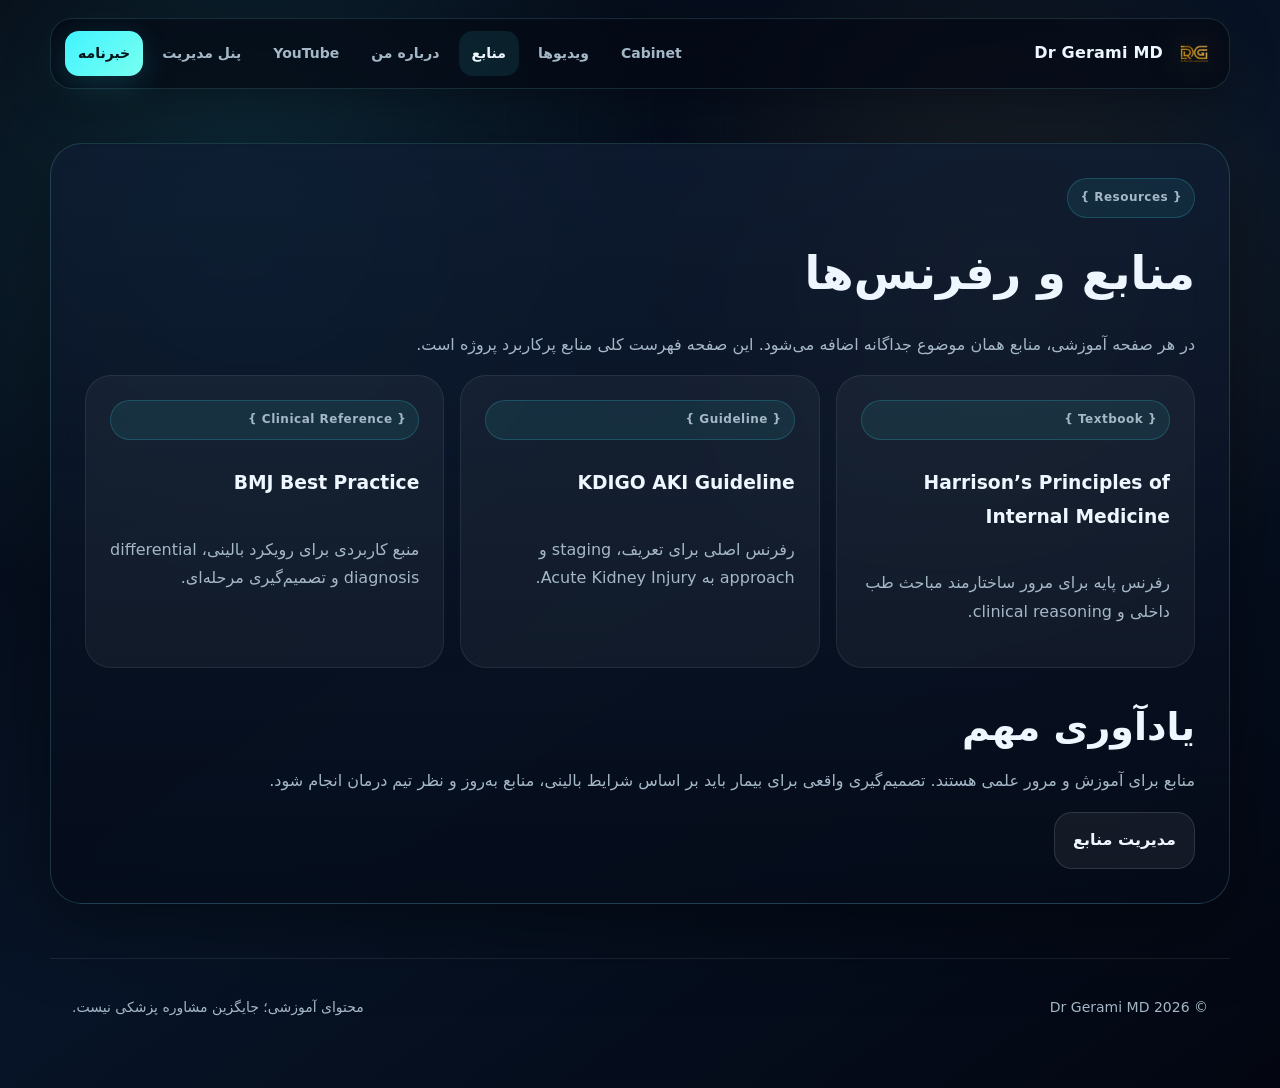
<file: resources.html>
<!doctype html>
<html lang="fa" dir="rtl">
<head>
  <meta charset="utf-8" />
  <meta name="viewport" content="width=device-width, initial-scale=1" />
  <title>منابع | Dr Gerami MD</title>
  <meta name="description" content="منابع آموزشی و رفرنس‌های ویدیوهای Dr Gerami MD." />
  <link rel="icon" href="assets/dg-logo-transparent.png" />
  <link rel="stylesheet" href="styles.css" />
  <link rel="stylesheet" href="theme-overrides.css" />
</head>
<body>
<header class="site-header">
  <a class="brand" href="index.html"><img src="assets/dg-logo-transparent.png" alt="DG logo"><span>Dr Gerami MD</span></a>
  <button class="menu-toggle" aria-label="Open menu">☰</button>
  <nav class="nav">
    <a href="index.html#cabinet">Cabinet</a>
    <a href="videos.html">ویدیوها</a>
    <a class="active" href="resources.html">منابع</a>
    <a href="about.html">درباره من</a>
    <a href="https://www.youtube.com/@Dr.Gerami" target="_blank" rel="noopener">YouTube</a>
    <a href="admin.html">پنل مدیریت</a>
    <a class="nav-cta" href="https://docs.google.com/forms/d/e/1FAIpQLSdFDiut5ZCnlZn4tvwYeFwi9pF-mJa0X8RUjMW7Fgb66dRVoA/viewform?usp=publish-editor" target="_blank" rel="noopener">خبرنامه</a>
  </nav>
</header>

<main>
  <section class="section article glass">
    <p class="eyebrow">{ Resources }</p>
    <h1>منابع و رفرنس‌ها</h1>
    <p>در هر صفحه آموزشی، منابع همان موضوع جداگانه اضافه می‌شود. این صفحه فهرست کلی منابع پرکاربرد پروژه است.</p>
    <div class="grid-3" data-content-list="resources">
      <article class="simple-card"><h3>Textbook</h3><p>Harrison’s Principles of Internal Medicine</p></article>
      <article class="simple-card"><h3>Guidelines</h3><p>KDIGO، NICE و guidelineهای تخصصی مرتبط با هر موضوع.</p></article>
      <article class="simple-card"><h3>Clinical References</h3><p>UpToDate، BMJ Best Practice، Merck Manual Professional و منابع معتبر آموزشی.</p></article>
    </div>
    <h2>یادآوری مهم</h2>
    <p>منابع برای آموزش و مرور علمی هستند. تصمیم‌گیری واقعی برای بیمار باید بر اساس شرایط بالینی، منابع به‌روز و نظر تیم درمان انجام شود.</p>
    <div class="actions"><a class="btn secondary" href="admin.html#content-library">مدیریت منابع</a></div>
  </section>
</main>

<footer class="site-footer"><p>© <span id="year"></span> Dr Gerami MD</p><p>محتوای آموزشی؛ جایگزین مشاوره پزشکی نیست.</p></footer>
<script src="script.js"></script>
</body>
</html>
</file>
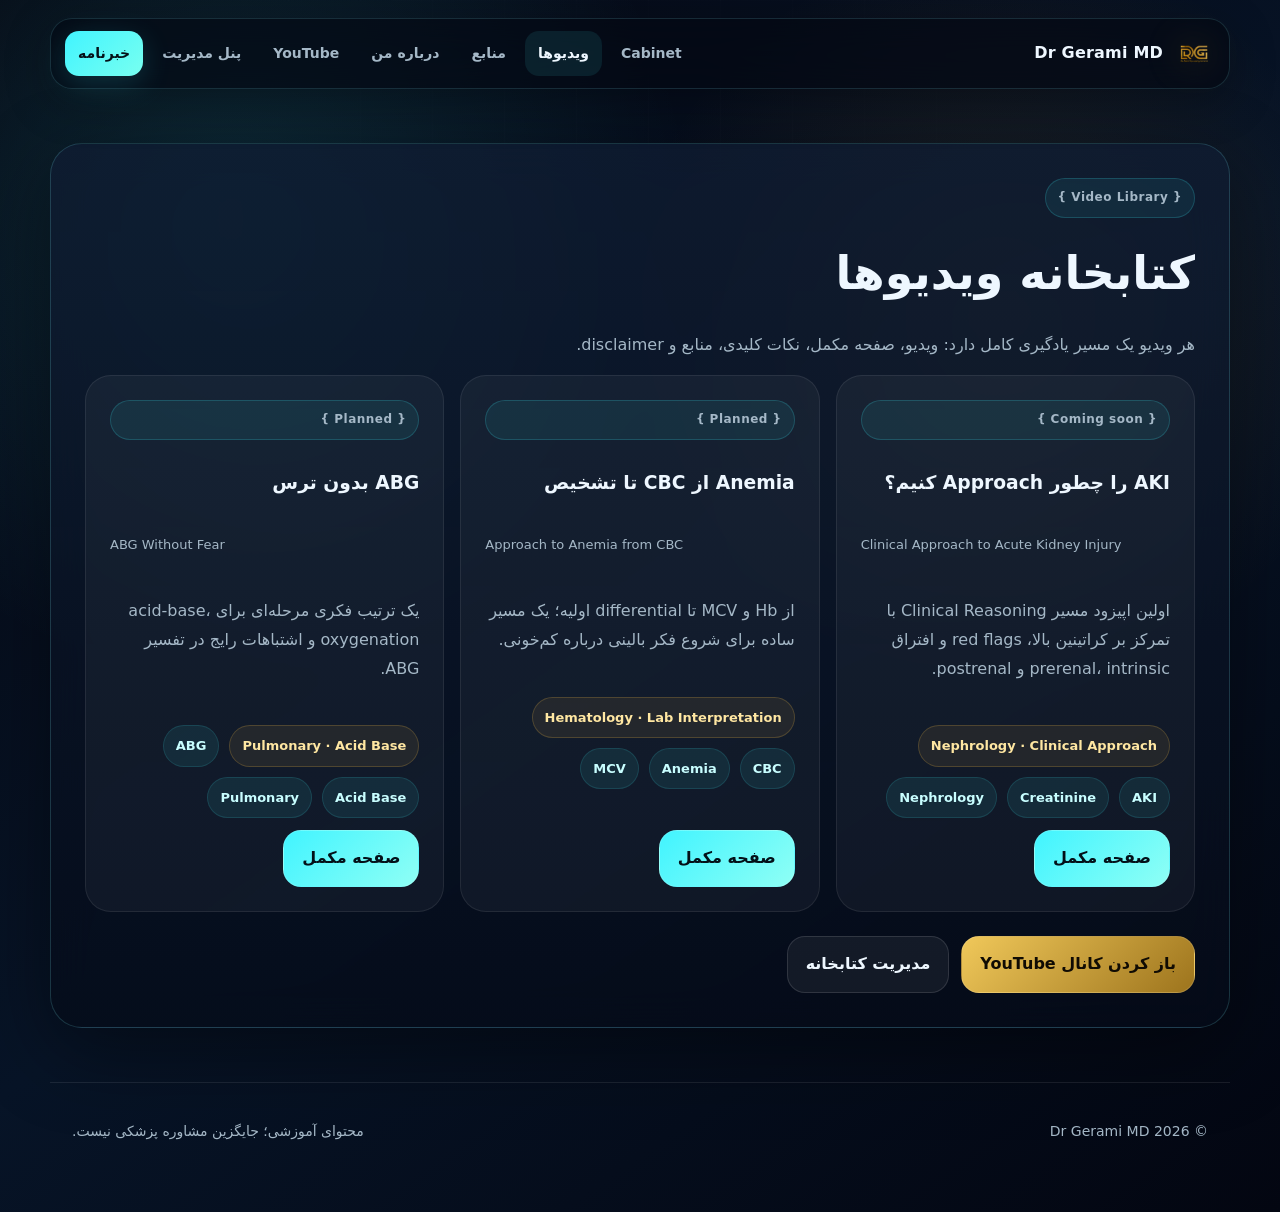
<file: videos.html>
<!doctype html>
<html lang="fa" dir="rtl">
<head>
  <meta charset="utf-8" />
  <meta name="viewport" content="width=device-width, initial-scale=1" />
  <title>ویدیوها | Dr Gerami MD</title>
  <meta name="description" content="کتابخانه ویدیوها و مسیرهای آموزشی Dr Gerami MD." />
  <link rel="icon" href="assets/dg-logo-transparent.png" />
  <link rel="stylesheet" href="styles.css" />
  <link rel="stylesheet" href="theme-overrides.css" />
</head>
<body>
<header class="site-header">
  <a class="brand" href="index.html"><img src="assets/dg-logo-transparent.png" alt="DG logo"><span>Dr Gerami MD</span></a>
  <button class="menu-toggle" aria-label="Open menu">☰</button>
  <nav class="nav">
    <a href="index.html#cabinet">Cabinet</a>
    <a class="active" href="videos.html">ویدیوها</a>
    <a href="resources.html">منابع</a>
    <a href="about.html">درباره من</a>
    <a href="https://www.youtube.com/@Dr.Gerami" target="_blank" rel="noopener">YouTube</a>
    <a href="admin.html">پنل مدیریت</a>
    <a class="nav-cta" href="https://docs.google.com/forms/d/e/1FAIpQLSdFDiut5ZCnlZn4tvwYeFwi9pF-mJa0X8RUjMW7Fgb66dRVoA/viewform?usp=publish-editor" target="_blank" rel="noopener">خبرنامه</a>
  </nav>
</header>

<main>
  <section class="section article glass">
    <p class="eyebrow">{ Video Library }</p>
    <h1>کتابخانه ویدیوها</h1>
    <p>هر ویدیو یک مسیر یادگیری کامل دارد: ویدیو، صفحه مکمل، نکات کلیدی، منابع و disclaimer.</p>
    <div class="grid-3" data-content-list="videos">
      <article class="simple-card">
        <p class="eyebrow">{ Coming soon }</p>
        <h3>AKI را چطور Approach کنیم؟</h3>
        <p>اولین ویدیوی اصلی کانال؛ آماده برای ضبط و انتشار.</p>
        <div class="actions"><a class="btn primary" href="posts/aki-approach.html">صفحه مکمل AKI</a></div>
      </article>
    </div>
    <div class="actions" style="margin-top:24px">
      <a class="btn gold" href="https://www.youtube.com/@Dr.Gerami" target="_blank" rel="noopener">باز کردن کانال YouTube</a>
      <a class="btn secondary" href="admin.html#content-library">مدیریت کتابخانه</a>
    </div>
  </section>
</main>

<footer class="site-footer"><p>© <span id="year"></span> Dr Gerami MD</p><p>محتوای آموزشی؛ جایگزین مشاوره پزشکی نیست.</p></footer>
<script src="script.js"></script>
</body>
</html>
</file>
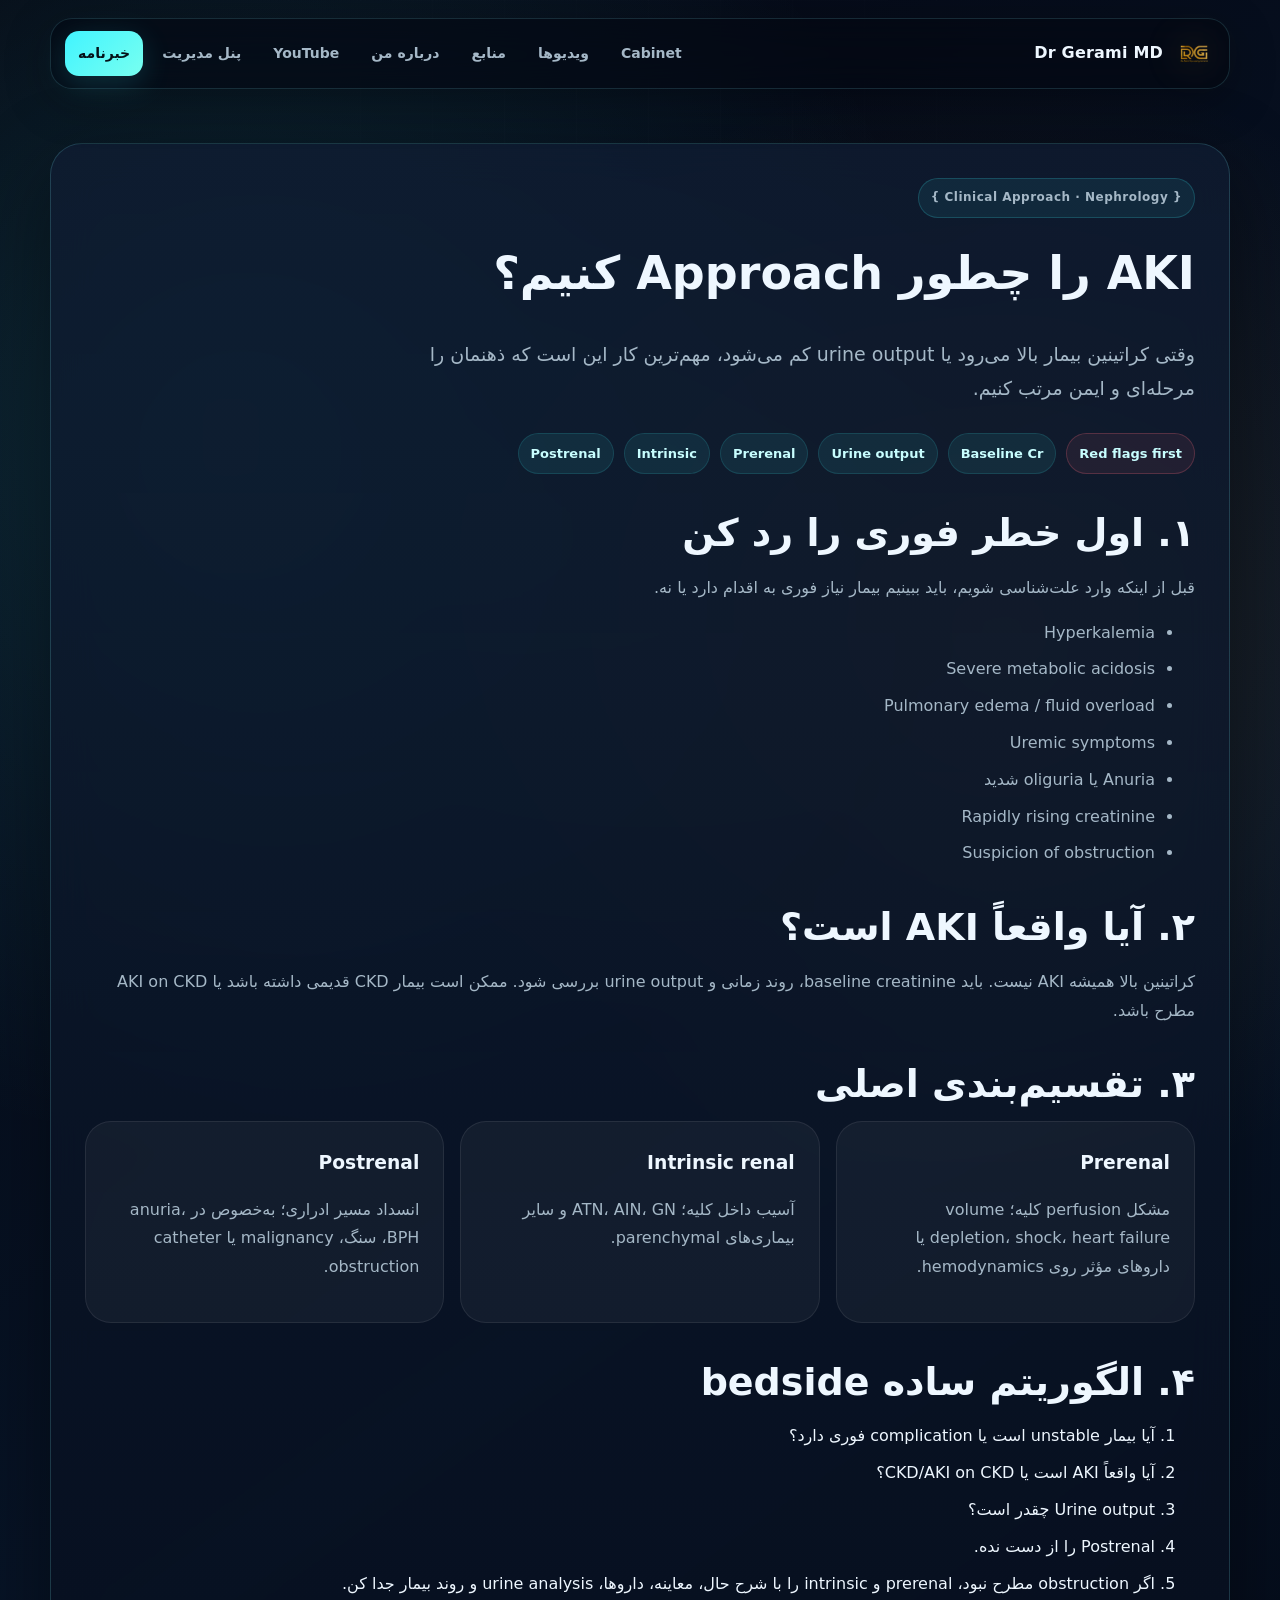
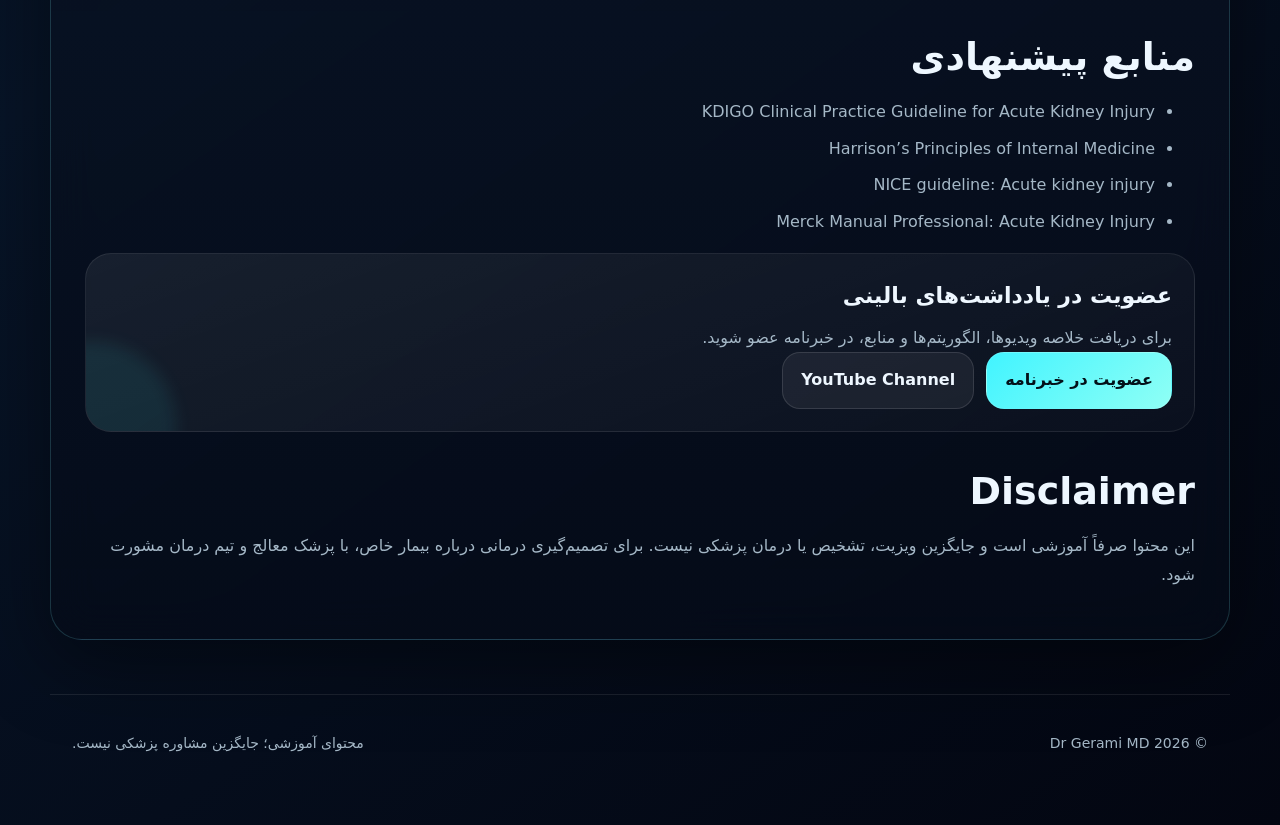
<file: posts/aki-approach.html>
<!doctype html><html lang="fa" dir="rtl"><head><meta charset="utf-8"><meta name="viewport" content="width=device-width, initial-scale=1"><title>AKI را چطور Approach کنیم؟ | Dr Gerami MD</title><meta name="description" content="رویکرد بالینی به AKI: red flags، تشخیص واقعی AKI، prerenal/intrinsic/postrenal و الگوریتم bedside."><link rel="icon" href="../assets/dg-logo-transparent.png"><link rel="stylesheet" href="../styles.css"><link rel="stylesheet" href="../theme-overrides.css" /></head><body><header class="site-header"><a class="brand" href="../index.html"><img src="../assets/dg-logo-transparent.png" alt="logo"><span>Dr Gerami MD</span></a><button class="menu-toggle" aria-label="Open menu">☰</button><nav class="nav"><a href="../index.html#cabinet">Cabinet</a><a href="../videos.html">ویدیوها</a><a href="../resources.html">منابع</a><a href="../about.html">درباره من</a><a href="https://www.youtube.com/@Dr.Gerami" target="_blank" rel="noopener">YouTube</a><a href="../admin.html">پنل مدیریت</a><a class="nav-cta" href="https://docs.google.com/forms/d/e/1FAIpQLSdFDiut5ZCnlZn4tvwYeFwi9pF-mJa0X8RUjMW7Fgb66dRVoA/viewform?usp=publish-editor" target="_blank" rel="noopener">خبرنامه</a></nav></header><main><article class="section article glass"><p class="eyebrow">{ Clinical Approach · Nephrology }</p><h1>AKI را چطور Approach کنیم؟</h1><p class="lead">وقتی کراتینین بیمار بالا می‌رود یا urine output کم می‌شود، مهم‌ترین کار این است که ذهنمان را مرحله‌ای و ایمن مرتب کنیم.</p><div class="flow"><span class="chip warning">Red flags first</span><span class="chip">Baseline Cr</span><span class="chip">Urine output</span><span class="chip">Prerenal</span><span class="chip">Intrinsic</span><span class="chip">Postrenal</span></div><h2>۱. اول خطر فوری را رد کن</h2><p>قبل از اینکه وارد علت‌شناسی شویم، باید ببینیم بیمار نیاز فوری به اقدام دارد یا نه.</p><ul><li>Hyperkalemia</li><li>Severe metabolic acidosis</li><li>Pulmonary edema / fluid overload</li><li>Uremic symptoms</li><li>Anuria یا oliguria شدید</li><li>Rapidly rising creatinine</li><li>Suspicion of obstruction</li></ul><h2>۲. آیا واقعاً AKI است؟</h2><p>کراتینین بالا همیشه AKI نیست. باید baseline creatinine، روند زمانی و urine output بررسی شود. ممکن است بیمار CKD قدیمی داشته باشد یا AKI on CKD مطرح باشد.</p><h2>۳. تقسیم‌بندی اصلی</h2><div class="grid-3"><article class="simple-card"><h3>Prerenal</h3><p>مشکل perfusion کلیه؛ volume depletion، shock، heart failure یا داروهای مؤثر روی hemodynamics.</p></article><article class="simple-card"><h3>Intrinsic renal</h3><p>آسیب داخل کلیه؛ ATN، AIN، GN و سایر بیماری‌های parenchymal.</p></article><article class="simple-card"><h3>Postrenal</h3><p>انسداد مسیر ادراری؛ به‌خصوص در anuria، BPH، سنگ، malignancy یا catheter obstruction.</p></article></div><h2>۴. الگوریتم ساده bedside</h2><ol><li>آیا بیمار unstable است یا complication فوری دارد؟</li><li>آیا واقعاً AKI است یا CKD/AKI on CKD؟</li><li>Urine output چقدر است؟</li><li>Postrenal را از دست نده.</li><li>اگر obstruction مطرح نبود، prerenal و intrinsic را با شرح حال، معاینه، داروها، urine analysis و روند بیمار جدا کن.</li></ol><h2>منابع پیشنهادی</h2><ul><li>KDIGO Clinical Practice Guideline for Acute Kidney Injury</li><li>Harrison’s Principles of Internal Medicine</li><li>NICE guideline: Acute kidney injury</li><li>Merck Manual Professional: Acute Kidney Injury</li></ul><div class="tile full"><h3>عضویت در یادداشت‌های بالینی</h3><p>برای دریافت خلاصه ویدیوها، الگوریتم‌ها و منابع، در خبرنامه عضو شوید.</p><div class="actions"><a class="btn primary" href="https://docs.google.com/forms/d/e/1FAIpQLSdFDiut5ZCnlZn4tvwYeFwi9pF-mJa0X8RUjMW7Fgb66dRVoA/viewform?usp=publish-editor" target="_blank" rel="noopener">عضویت در خبرنامه</a><a class="btn secondary" href="https://www.youtube.com/@Dr.Gerami" target="_blank" rel="noopener">YouTube Channel</a></div></div><h2>Disclaimer</h2><p>این محتوا صرفاً آموزشی است و جایگزین ویزیت، تشخیص یا درمان پزشکی نیست. برای تصمیم‌گیری درمانی درباره بیمار خاص، با پزشک معالج و تیم درمان مشورت شود.</p></article></main><footer class="site-footer"><p>© <span id="year"></span> Dr Gerami MD</p><p>محتوای آموزشی؛ جایگزین مشاوره پزشکی نیست.</p></footer><script src="../script.js"></script></body></html>
</file>
<file: styles.css>
:root{
  --bg:#050712;
  --bg2:#071427;
  --panel:rgba(11,20,36,.72);
  --panel2:rgba(7,13,25,.88);
  --border:rgba(125,235,245,.18);
  --cyan:#41f4ff;
  --cyan2:#00b9c9;
  --gold:#d8aa42;
  --text:#eef7ff;
  --muted:#a5b8c7;
  --danger:#ff6b7a;
  --ok:#5df5bf;
  --shadow:0 24px 80px rgba(0,0,0,.42);
  --r:28px;
  --max:1180px;
}
*{box-sizing:border-box}
html{scroll-behavior:smooth}
body{margin:0;background:radial-gradient(circle at 18% 18%,rgba(65,244,255,.14),transparent 32%),radial-gradient(circle at 78% 26%,rgba(216,170,66,.12),transparent 28%),linear-gradient(145deg,#040610,#06162a 52%,#030611);color:var(--text);font-family:Inter,system-ui,-apple-system,BlinkMacSystemFont,"Segoe UI",Tahoma,Arial,sans-serif;line-height:1.8;overflow-x:hidden}
body:before{content:"";position:fixed;inset:0;pointer-events:none;background-image:linear-gradient(rgba(255,255,255,.035) 1px,transparent 1px),linear-gradient(90deg,rgba(255,255,255,.035) 1px,transparent 1px);background-size:72px 72px;mask-image:radial-gradient(circle at 50% 25%,#000,transparent 72%);opacity:.45}
a{color:inherit;text-decoration:none}.ltr{direction:ltr;unicode-bidi:embed}.container{width:min(var(--max),calc(100% - 40px));margin:auto}.glass{background:linear-gradient(180deg,rgba(15,28,50,.78),rgba(5,11,24,.72));border:1px solid var(--border);box-shadow:var(--shadow);backdrop-filter:blur(20px)}
.site-header{position:sticky;top:18px;z-index:50;width:min(var(--max),calc(100% - 32px));margin:18px auto 0;display:flex;align-items:center;justify-content:space-between;padding:12px 14px;border-radius:22px;background:rgba(4,8,19,.66);border:1px solid rgba(125,235,245,.15);backdrop-filter:blur(20px);box-shadow:0 12px 46px rgba(0,0,0,.28)}
.brand{display:flex;align-items:center;gap:10px;font-weight:900;letter-spacing:.2px}.brand img{width:42px;height:42px;object-fit:contain;filter:drop-shadow(0 0 18px rgba(216,170,66,.28))}.nav{display:flex;align-items:center;gap:6px}.nav a{padding:10px 13px;border-radius:14px;color:var(--muted);font-weight:700;font-size:14px}.nav a:hover,.nav a.active{color:var(--text);background:rgba(65,244,255,.09)}.nav .nav-cta{color:#041118;background:linear-gradient(135deg,var(--cyan),#78fff0);box-shadow:0 8px 30px rgba(65,244,255,.16)}.menu-toggle{display:none;background:rgba(65,244,255,.1);border:1px solid var(--border);color:var(--text);border-radius:14px;padding:10px 12px;font-size:20px}
.hero{position:relative;width:min(1360px,calc(100% - 28px));min-height:780px;margin:34px auto 0;border-radius:42px;overflow:hidden;border:1px solid rgba(65,244,255,.15);background:#050814;box-shadow:0 40px 110px rgba(0,0,0,.46)}.hero:before{content:"";position:absolute;inset:0;background:linear-gradient(90deg,rgba(3,7,18,.9),rgba(3,7,18,.56) 55%,rgba(3,7,18,.76)),url('assets/youtube-banner-reference.jpg') center/cover no-repeat;opacity:.95}.hero:after{content:"";position:absolute;inset:-1px;background:radial-gradient(circle at 18% 30%,rgba(65,244,255,.28),transparent 28%),radial-gradient(circle at 82% 46%,rgba(216,170,66,.21),transparent 26%);mix-blend-mode:screen;opacity:.75}.hero-inner{position:relative;z-index:2;width:min(var(--max),calc(100% - 46px));margin:auto;display:grid;grid-template-columns:1fr 380px;gap:26px;align-items:center;min-height:780px}.hero-copy{padding:42px;border-radius:34px}.eyebrow{display:inline-flex;align-items:center;gap:8px;margin:0 0 14px;padding:8px 12px;border:1px solid rgba(65,244,255,.18);border-radius:999px;color:#aefaff;background:rgba(65,244,255,.07);font-weight:800;font-size:12px;letter-spacing:.5px}.hero h1{margin:0;font-size:clamp(42px,7vw,84px);line-height:1.08;letter-spacing:-2px}.hero h1 span{color:var(--cyan);text-shadow:0 0 26px rgba(65,244,255,.25)}.lead{max-width:790px;font-size:19px;color:#c8d8e4;margin:22px 0 28px}.actions{display:flex;flex-wrap:wrap;gap:12px}.btn{display:inline-flex;align-items:center;justify-content:center;gap:8px;border-radius:18px;padding:13px 18px;font-weight:900;border:1px solid rgba(255,255,255,.12);transition:.2s}.btn:hover{transform:translateY(-2px)}.btn.primary{color:#031018;background:linear-gradient(135deg,var(--cyan),#8ffff5)}.btn.secondary{background:rgba(255,255,255,.06);color:var(--text)}.btn.gold{background:linear-gradient(135deg,#f0c85a,#9d741d);color:#100b03}.hero-card{align-self:stretch;border-radius:34px;padding:24px;display:flex;flex-direction:column;justify-content:space-between;min-height:470px}.doctor-orb{position:relative;border-radius:30px;min-height:290px;background:radial-gradient(circle at 50% 38%,rgba(65,244,255,.20),rgba(216,170,66,.08) 42%,rgba(255,255,255,.02) 62%);display:grid;place-items:center;overflow:hidden}.doctor-orb:before{content:"";position:absolute;width:230px;height:230px;border-radius:50%;border:1px solid rgba(65,244,255,.22);box-shadow:0 0 60px rgba(65,244,255,.12)}.doctor-orb img{width:170px;filter:drop-shadow(0 12px 38px rgba(216,170,66,.28));z-index:1}.status-list{display:grid;gap:10px;margin-top:18px}.status-list div{display:flex;justify-content:space-between;gap:14px;padding:12px 14px;border-radius:16px;background:rgba(255,255,255,.045);border:1px solid rgba(255,255,255,.07);color:var(--muted)}.status-list strong{color:var(--text)}
.cabinet{width:min(var(--max),calc(100% - 40px));margin:54px auto;display:grid;grid-template-columns:260px 1fr;gap:22px}.cabinet-menu{position:sticky;top:100px;height:max-content;padding:12px;border-radius:28px;background:rgba(4,8,18,.62);border:1px solid var(--border);backdrop-filter:blur(18px)}.cabinet-menu a{display:flex;align-items:center;justify-content:space-between;gap:12px;padding:13px 14px;border-radius:18px;color:var(--muted);font-weight:800}.cabinet-menu a:hover,.cabinet-menu a.active{background:rgba(65,244,255,.09);color:var(--text)}.cabinet-menu span{font-size:12px;color:var(--cyan)}.cabinet-panel{border-radius:34px;padding:30px}.cabinet-head{display:flex;justify-content:space-between;align-items:flex-start;gap:16px;margin-bottom:22px}.cabinet-head h2{margin:0;font-size:34px;line-height:1.25}.cabinet-head p{margin:8px 0 0;color:var(--muted)}.metric{display:grid;grid-template-columns:repeat(4,1fr);gap:12px}.metric article{padding:18px;border-radius:22px;background:rgba(255,255,255,.045);border:1px solid rgba(255,255,255,.07)}.metric strong{display:block;font-size:27px;color:var(--cyan)}.metric span{color:var(--muted);font-size:13px}.bento{display:grid;grid-template-columns:repeat(6,1fr);gap:14px}.tile{min-height:170px;padding:22px;border-radius:26px;background:linear-gradient(160deg,rgba(255,255,255,.07),rgba(255,255,255,.025));border:1px solid rgba(255,255,255,.08);position:relative;overflow:hidden}.tile:after{content:"";position:absolute;left:-80px;bottom:-80px;width:170px;height:170px;border-radius:50%;background:rgba(65,244,255,.08);filter:blur(8px)}.tile h3{margin:0 0 8px;font-size:22px}.tile p{margin:0;color:var(--muted)}.tile .icon{font-size:30px;color:var(--cyan);margin-bottom:10px}.wide{grid-column:span 3}.small{grid-column:span 2}.large{grid-column:span 4}.full{grid-column:1/-1}.post-card{display:grid;grid-template-columns:1.2fr .8fr;gap:18px;align-items:center}.flow{display:flex;gap:10px;flex-wrap:wrap;margin-top:14px}.chip{padding:8px 12px;border-radius:999px;background:rgba(65,244,255,.08);border:1px solid rgba(65,244,255,.13);color:#c8feff;font-size:13px;font-weight:800}.warning{border-color:rgba(255,107,122,.24);background:rgba(255,107,122,.08)}.goldish{border-color:rgba(216,170,66,.24);background:rgba(216,170,66,.09);color:#ffe7a2}
.section{width:min(var(--max),calc(100% - 40px));margin:54px auto}.section h2{font-size:38px;line-height:1.25;margin:0 0 12px}.section p{color:var(--muted)}.article{border-radius:32px;padding:34px}.article h1{font-size:46px;margin:0 0 12px}.article h2{margin-top:36px}.article ul{color:var(--muted)}.article li{margin:8px 0}.grid-3{display:grid;grid-template-columns:repeat(3,1fr);gap:16px}.simple-card{border-radius:26px;padding:24px;background:rgba(255,255,255,.045);border:1px solid rgba(255,255,255,.08)}.simple-card h3{margin:0 0 8px}.content-card{display:flex;flex-direction:column;gap:12px}.content-card .actions{margin-top:auto}.muted-line{color:var(--muted);font-size:13px}.site-footer{width:min(var(--max),calc(100% - 40px));margin:48px auto 32px;padding:22px;border-top:1px solid rgba(255,255,255,.09);display:flex;justify-content:space-between;gap:18px;color:var(--muted);font-size:14px}.site-footer a{color:var(--cyan)}
@media(max-width:950px){.nav{display:none;position:absolute;left:0;right:0;top:74px;margin:auto;width:100%;padding:12px;border-radius:22px;background:rgba(4,8,18,.96);border:1px solid var(--border);flex-direction:column}.nav.open{display:flex}.menu-toggle{display:block}.hero-inner{grid-template-columns:1fr;min-height:auto;padding:34px 0}.hero{min-height:auto}.hero-card{min-height:auto}.cabinet{grid-template-columns:1fr}.cabinet-menu{position:relative;top:auto;display:flex;overflow-x:auto}.cabinet-menu a{min-width:160px}.metric{grid-template-columns:repeat(2,1fr)}.bento{grid-template-columns:1fr}.wide,.small,.large{grid-column:auto}.post-card{grid-template-columns:1fr}.grid-3{grid-template-columns:1fr}.site-footer{flex-direction:column}.hero h1{letter-spacing:-1px}}
@media(max-width:540px){.hero-copy,.cabinet-panel,.article{padding:22px}.actions{flex-direction:column}.btn{width:100%}.metric{grid-template-columns:1fr}.hero-card{padding:18px}.section h2{font-size:30px}.article h1{font-size:32px}}

.admin-body .site-header{max-width:1320px}.admin-shell{width:min(1320px,calc(100% - 32px));margin:34px auto 0}.admin-hero{border-radius:36px;padding:34px;display:grid;grid-template-columns:1fr 310px;gap:24px;align-items:stretch}.admin-hero h1{font-size:clamp(36px,5vw,64px);line-height:1.12;margin:0}.admin-status{display:grid;gap:12px}.admin-status div{border-radius:22px;padding:18px;background:rgba(255,255,255,.05);border:1px solid rgba(255,255,255,.08)}.admin-status span{display:block;color:var(--muted);font-size:13px}.admin-status strong{display:block;color:var(--cyan);font-size:22px}.admin-grid{display:grid;grid-template-columns:250px 1fr;gap:22px;margin:28px 0 56px}.admin-sidebar{position:sticky;top:100px;height:max-content;border-radius:28px;padding:12px}.admin-sidebar a{display:block;padding:12px 14px;border-radius:16px;color:var(--muted);font-weight:850}.admin-sidebar a:hover{color:var(--text);background:rgba(65,244,255,.09)}.admin-main{display:grid;gap:22px}.admin-panel{border-radius:32px;padding:28px}.admin-panel-head{display:flex;justify-content:space-between;gap:18px;align-items:flex-start;margin-bottom:20px}.admin-panel-head h2{margin:0;font-size:32px}.admin-panel-head p{margin:8px 0 0;color:var(--muted)}.admin-form{display:grid;gap:14px}.admin-form.two-col{grid-template-columns:repeat(2,minmax(0,1fr))}.admin-form label{display:grid;gap:8px;color:var(--muted);font-weight:800}.admin-form input,.admin-form textarea,.admin-form select{width:100%;border:1px solid rgba(125,235,245,.18);border-radius:16px;background:rgba(3,9,20,.68);color:var(--text);padding:12px 13px;font:inherit;outline:none}.admin-form textarea{min-height:110px;resize:vertical;direction:rtl}.admin-form input[type="color"]{height:48px;padding:6px}.admin-form input[type="range"]{accent-color:var(--cyan)}.theme-lab-layout{display:grid;grid-template-columns:340px 1fr;gap:20px}.theme-preview{display:grid;gap:16px}.preview-card{border-radius:var(--r);padding:24px}.preview-card h3{font-size:30px;margin:0 0 8px}.preview-card p{color:var(--muted)}.output-box{margin-top:18px;border:1px solid rgba(125,235,245,.16);border-radius:24px;overflow:hidden;background:rgba(3,9,20,.58)}.theme-preview .output-box{margin-top:0}.output-box.compact textarea{min-height:190px}.output-actions{display:flex;align-items:center;justify-content:space-between;gap:10px;padding:12px 14px;border-bottom:1px solid rgba(125,235,245,.12);background:rgba(255,255,255,.035)}.output-actions strong{direction:ltr;text-align:left}.output-actions button{border:1px solid rgba(125,235,245,.18);background:rgba(65,244,255,.09);color:var(--text);border-radius:12px;padding:8px 11px;font-weight:900;cursor:pointer}.output-box textarea{width:100%;min-height:360px;background:transparent;color:#d7f9ff;border:0;padding:16px;font-family:ui-monospace,SFMono-Regular,Menlo,Monaco,Consolas,monospace;font-size:13px;line-height:1.65;direction:ltr;text-align:left;resize:vertical;outline:none}.checklist{display:grid;gap:12px}.checklist label{display:flex;gap:10px;align-items:flex-start;color:var(--muted);padding:14px;border-radius:18px;background:rgba(255,255,255,.04);border:1px solid rgba(255,255,255,.07)}.video-embed{position:relative;margin:28px 0;border-radius:26px;overflow:hidden;border:1px solid rgba(125,235,245,.15);background:#000;aspect-ratio:16/9}.video-embed iframe{position:absolute;inset:0;width:100%;height:100%;border:0}
.library-manager{display:grid;grid-template-columns:1fr 1fr;gap:18px}.library-manager h3{margin:0 0 12px}.library-list{display:grid;gap:14px}.library-item{display:grid;gap:10px;padding:16px;border-radius:22px;background:rgba(255,255,255,.04);border:1px solid rgba(255,255,255,.08)}.library-item-head{display:flex;justify-content:space-between;align-items:center;gap:10px}.library-item-head button{border:1px solid rgba(255,107,122,.25);background:rgba(255,107,122,.1);color:var(--text);border-radius:12px;padding:8px 10px;font-weight:900;cursor:pointer}.library-item label{display:grid;gap:6px;color:var(--muted);font-size:13px;font-weight:800}.library-item input,.library-item textarea{width:100%;border:1px solid rgba(125,235,245,.16);border-radius:14px;background:rgba(3,9,20,.66);color:var(--text);padding:10px 11px;font:inherit}.library-item textarea{min-height:82px;resize:vertical}
.admin-mode-notice{margin-bottom:18px;padding:16px 20px;border-radius:20px;border:1px solid rgba(216,170,66,.34);background:rgba(216,170,66,.1);color:#ffe7a2}.admin-mode-notice strong{color:#fff}.admin-steps{display:grid;grid-template-columns:repeat(3,1fr);gap:12px;margin-top:18px;padding:18px;border-radius:28px}.admin-steps article{display:flex;align-items:center;gap:12px;padding:14px;border-radius:18px;background:rgba(255,255,255,.04)}.admin-steps strong{display:grid;place-items:center;min-width:38px;height:38px;border-radius:50%;background:rgba(65,244,255,.12);color:var(--cyan);font-size:20px}.publish-button{border:0;background:linear-gradient(135deg,#5df5bf,#14b98a);color:#032017;box-shadow:0 12px 34px rgba(93,245,191,.2);cursor:pointer}.publish-button:hover:not(:disabled){transform:translateY(-2px);box-shadow:0 16px 38px rgba(93,245,191,.28)}.publish-button:disabled{cursor:not-allowed;filter:grayscale(.7);opacity:.58}.publish-button-large{width:100%;padding:18px;font-size:18px}.publish-message{margin:14px 0 0;color:var(--muted);font-weight:800}.success-message{color:var(--ok)}.warning-message{color:#ffe7a2}.error-message{color:var(--danger)}.working-message{color:var(--cyan)}.advanced-tool,.advanced-nav,.advanced-output{display:none!important}.show-advanced .advanced-tool{display:block}.show-advanced .advanced-nav{display:block}.show-advanced .advanced-output{display:block!important}
.show-advanced .advanced-tool,.show-advanced .advanced-nav{display:block!important}
@media(max-width:950px){.admin-hero,.admin-grid,.theme-lab-layout,.library-manager{grid-template-columns:1fr}.admin-sidebar{position:relative;top:auto;display:flex;overflow:auto}.admin-sidebar a{min-width:max-content}.admin-form.two-col{grid-template-columns:1fr}.admin-panel-head{display:grid}}
@media(max-width:700px){.admin-steps{grid-template-columns:1fr}.admin-shell{width:min(100% - 20px,1320px)}.admin-hero,.admin-panel{padding:20px}.admin-hero h1{font-size:36px}}
</file>
<file: theme-overrides.css>
:root {
  --bg: #050712;
  --bg2: #071427;
  --panel: rgba(11, 20, 36, 0.72);
  --panel2: rgba(11, 20, 36, 0.86);
  --cyan: #41f4ff;
  --cyan2: #00b9c9;
  --gold: #d8aa42;
  --text: #eef7ff;
  --muted: #a5b8c7;
  --r: 28px;
}

body {
  background: radial-gradient(circle at 18% 18%, color-mix(in srgb, var(--cyan) 14%, transparent), transparent 32%),
    radial-gradient(circle at 78% 26%, color-mix(in srgb, var(--gold) 12%, transparent), transparent 28%),
    linear-gradient(145deg, var(--bg), var(--bg2) 52%, #030611);
}
</file>
